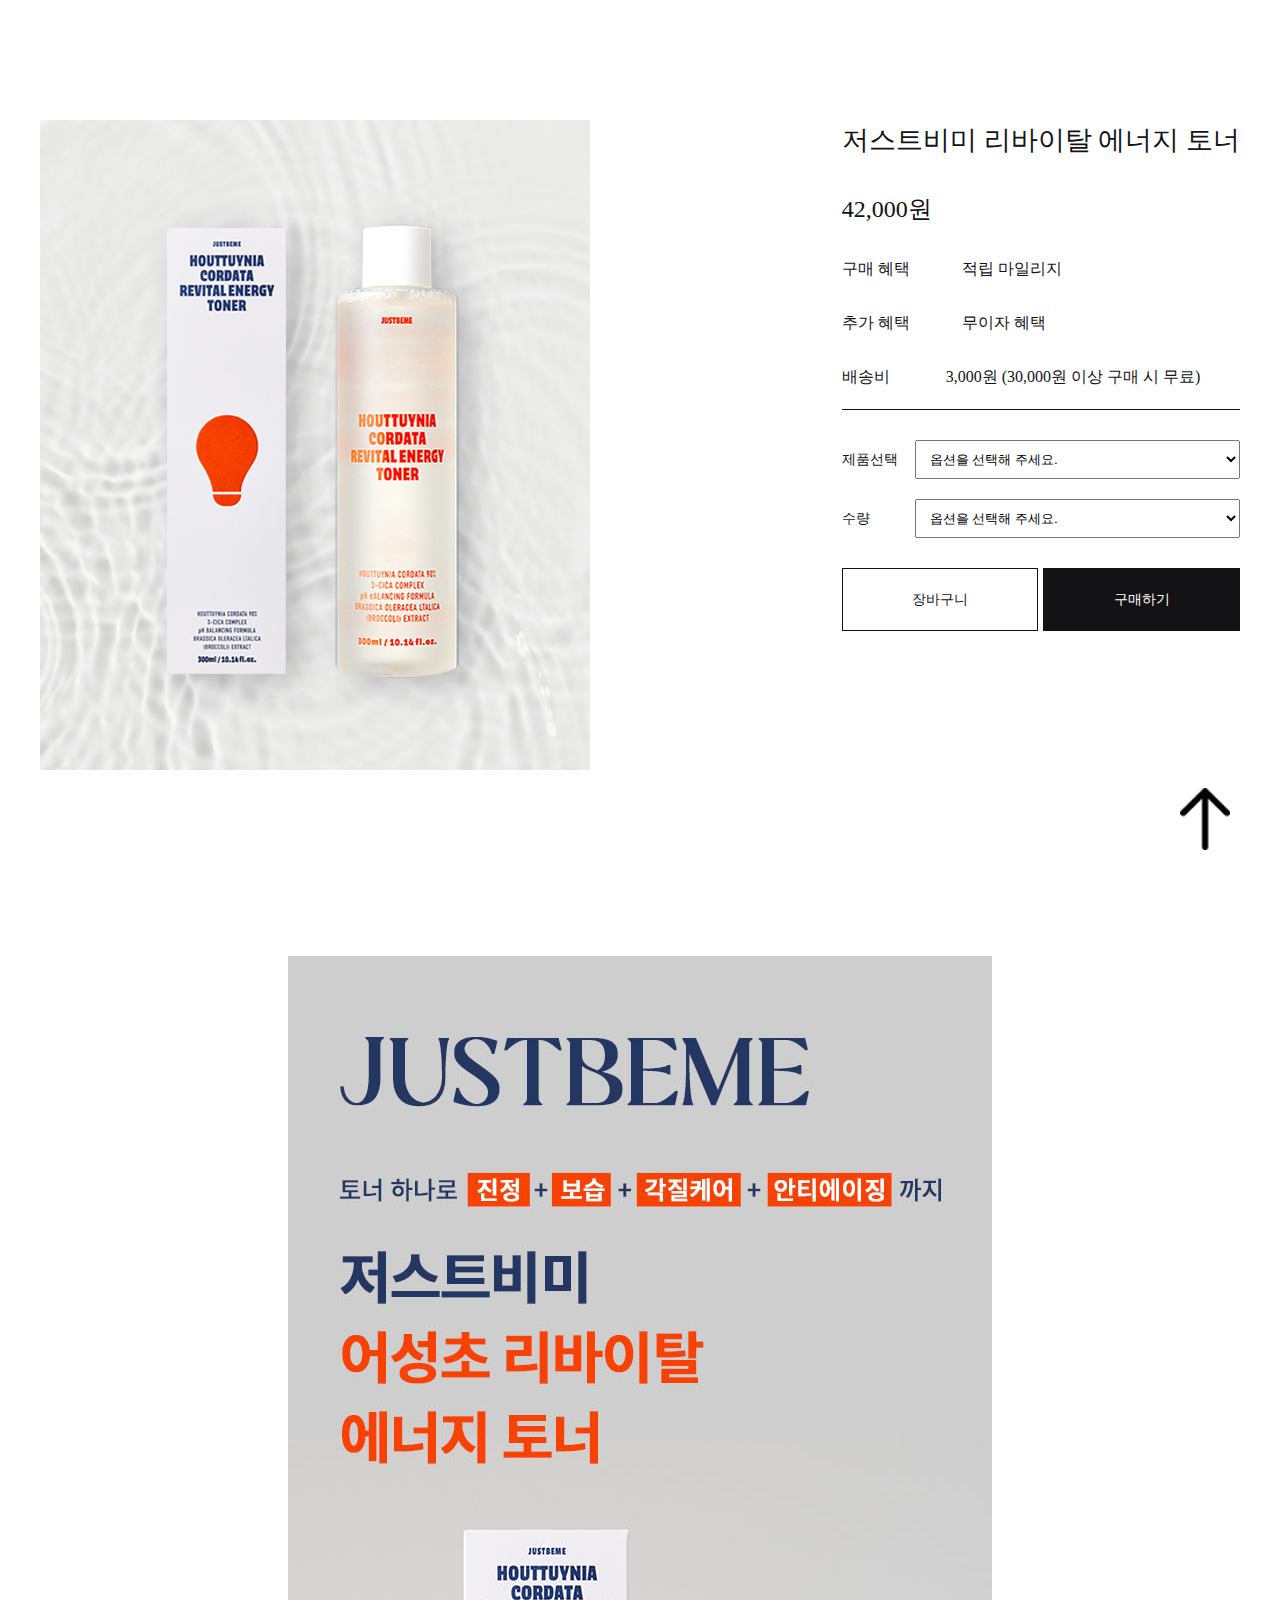
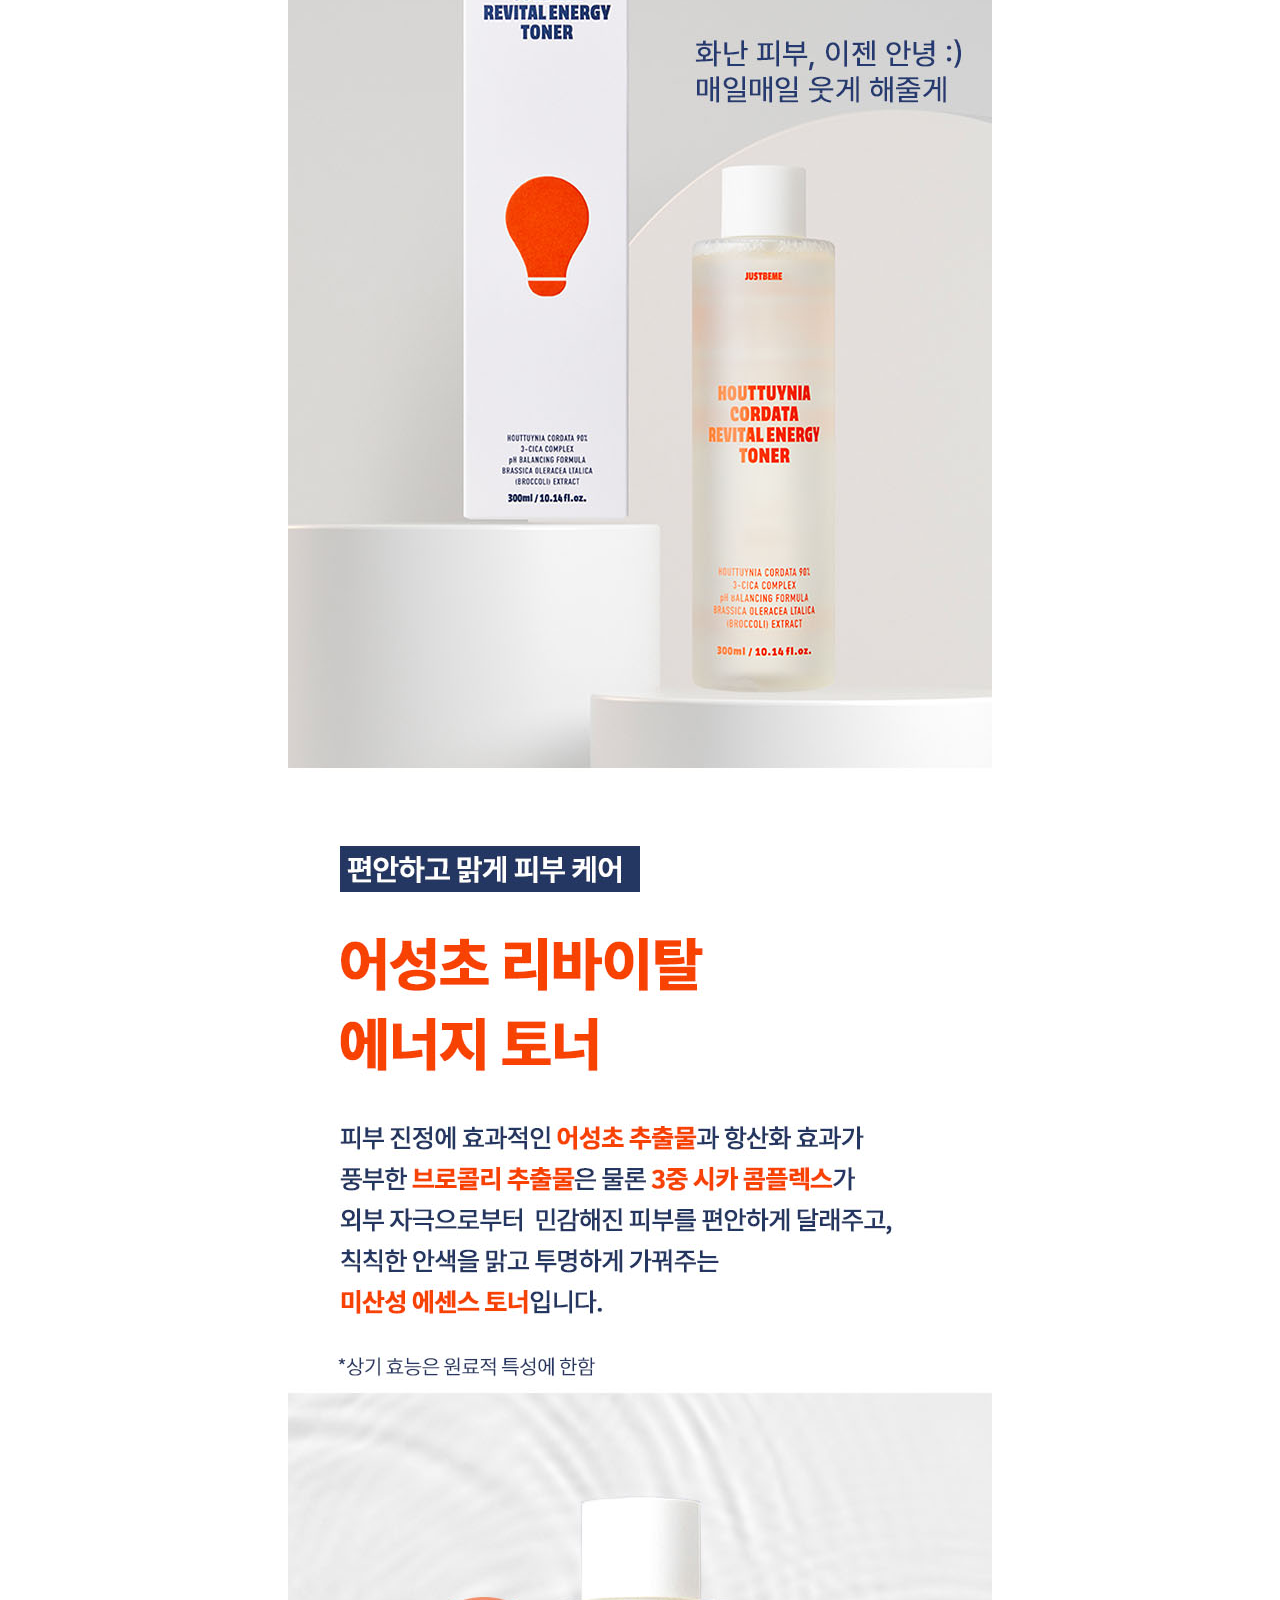
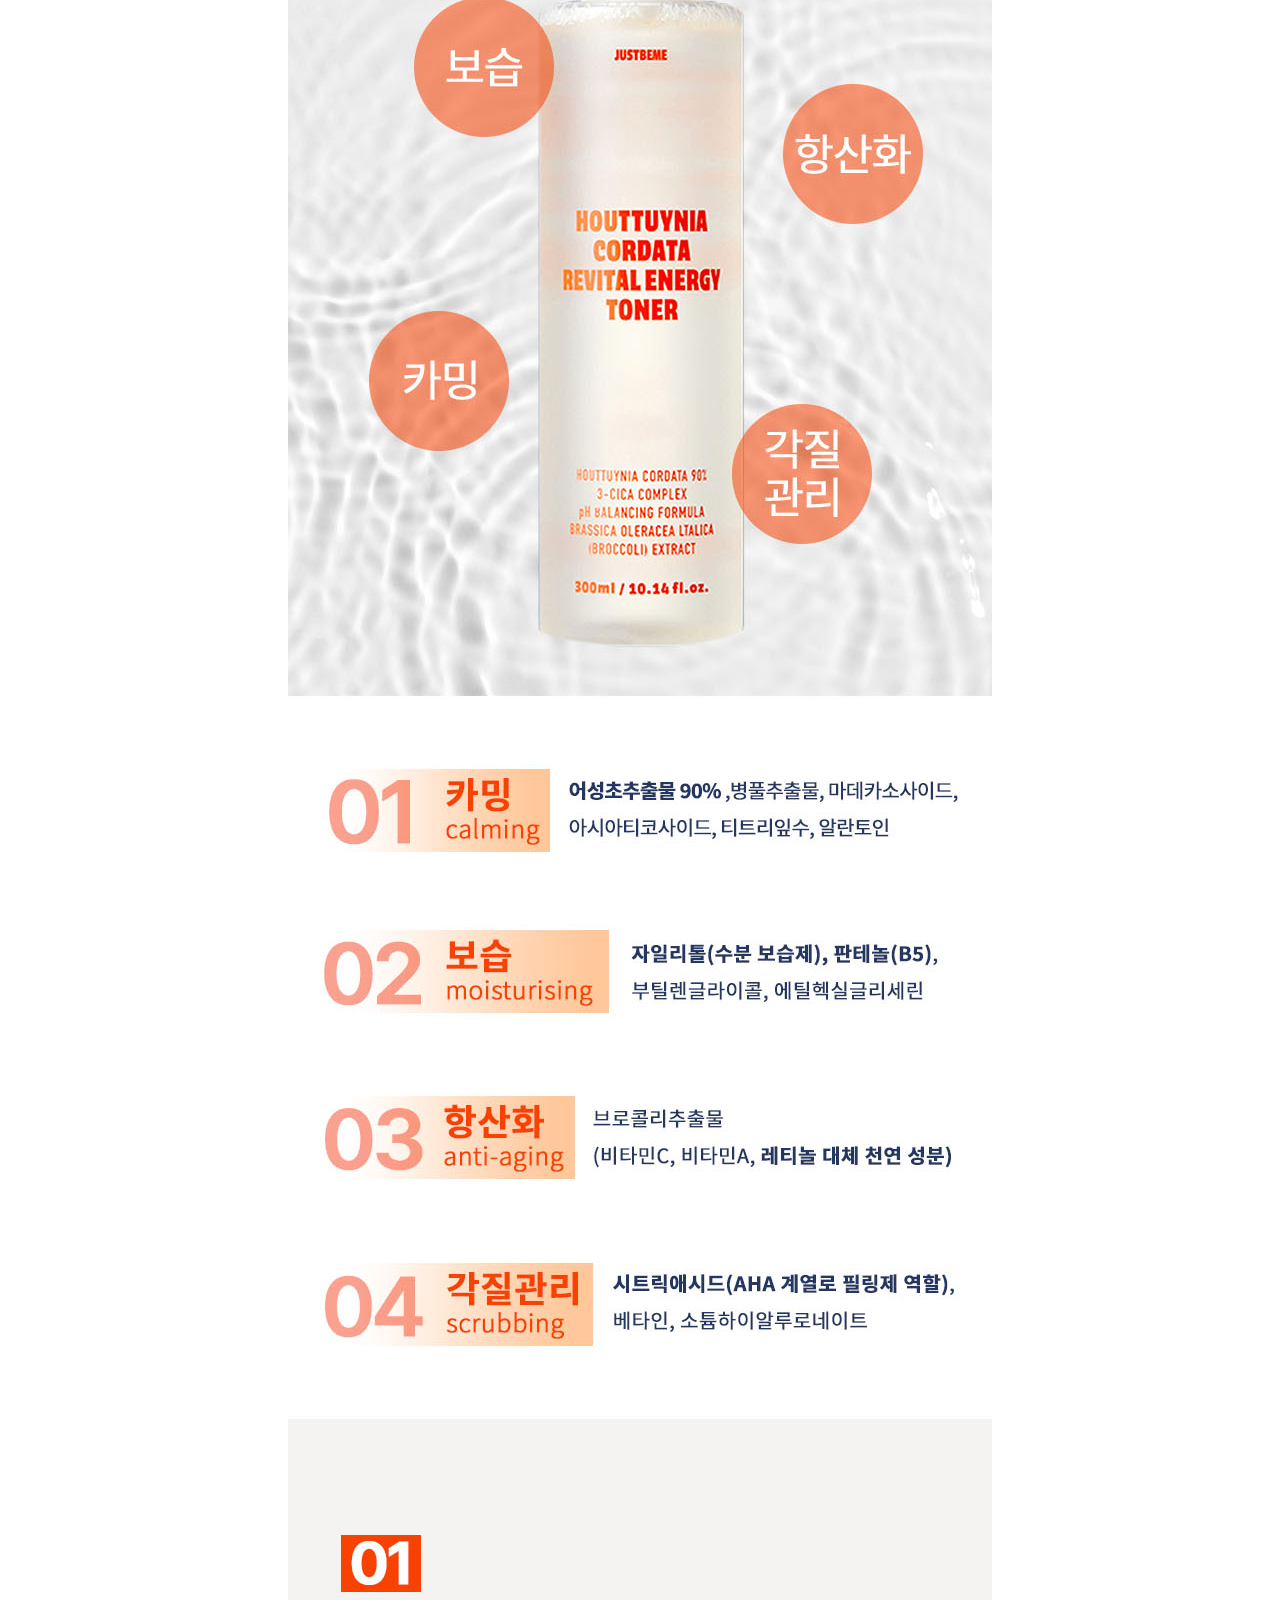
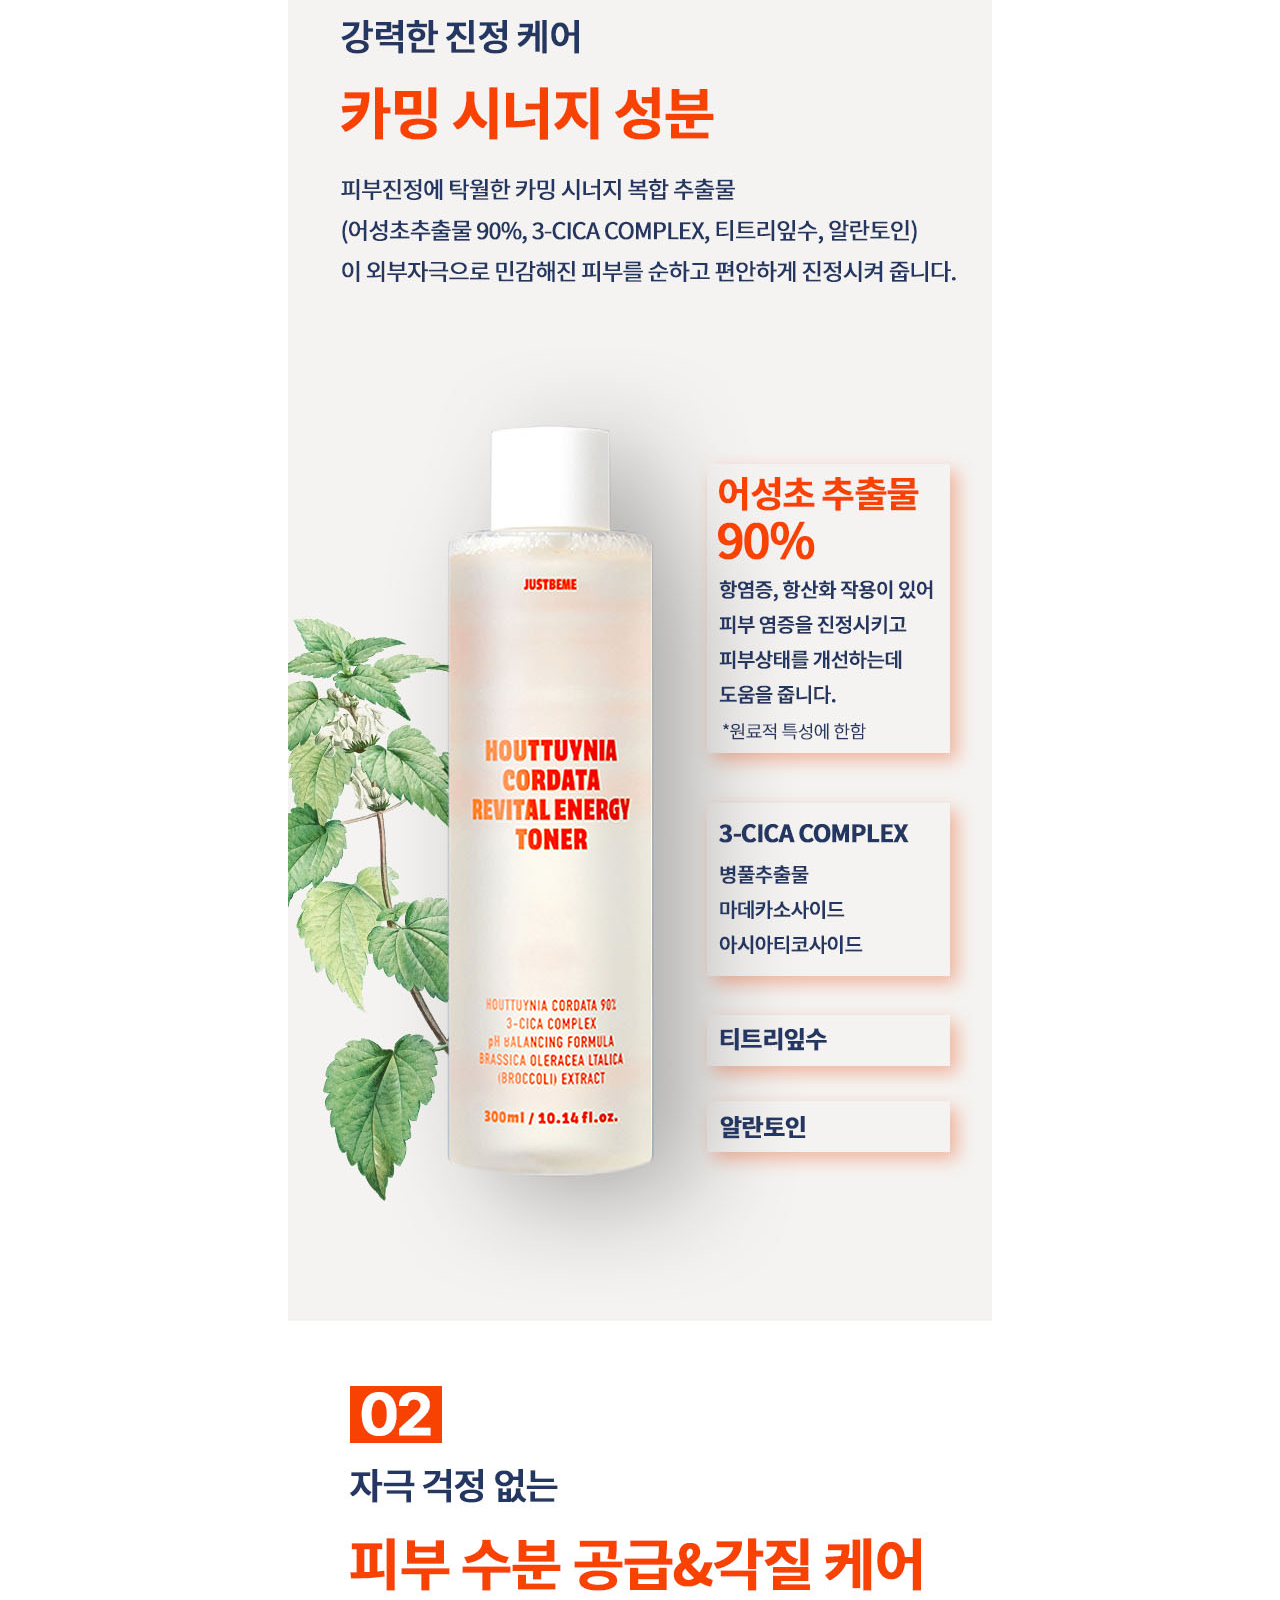
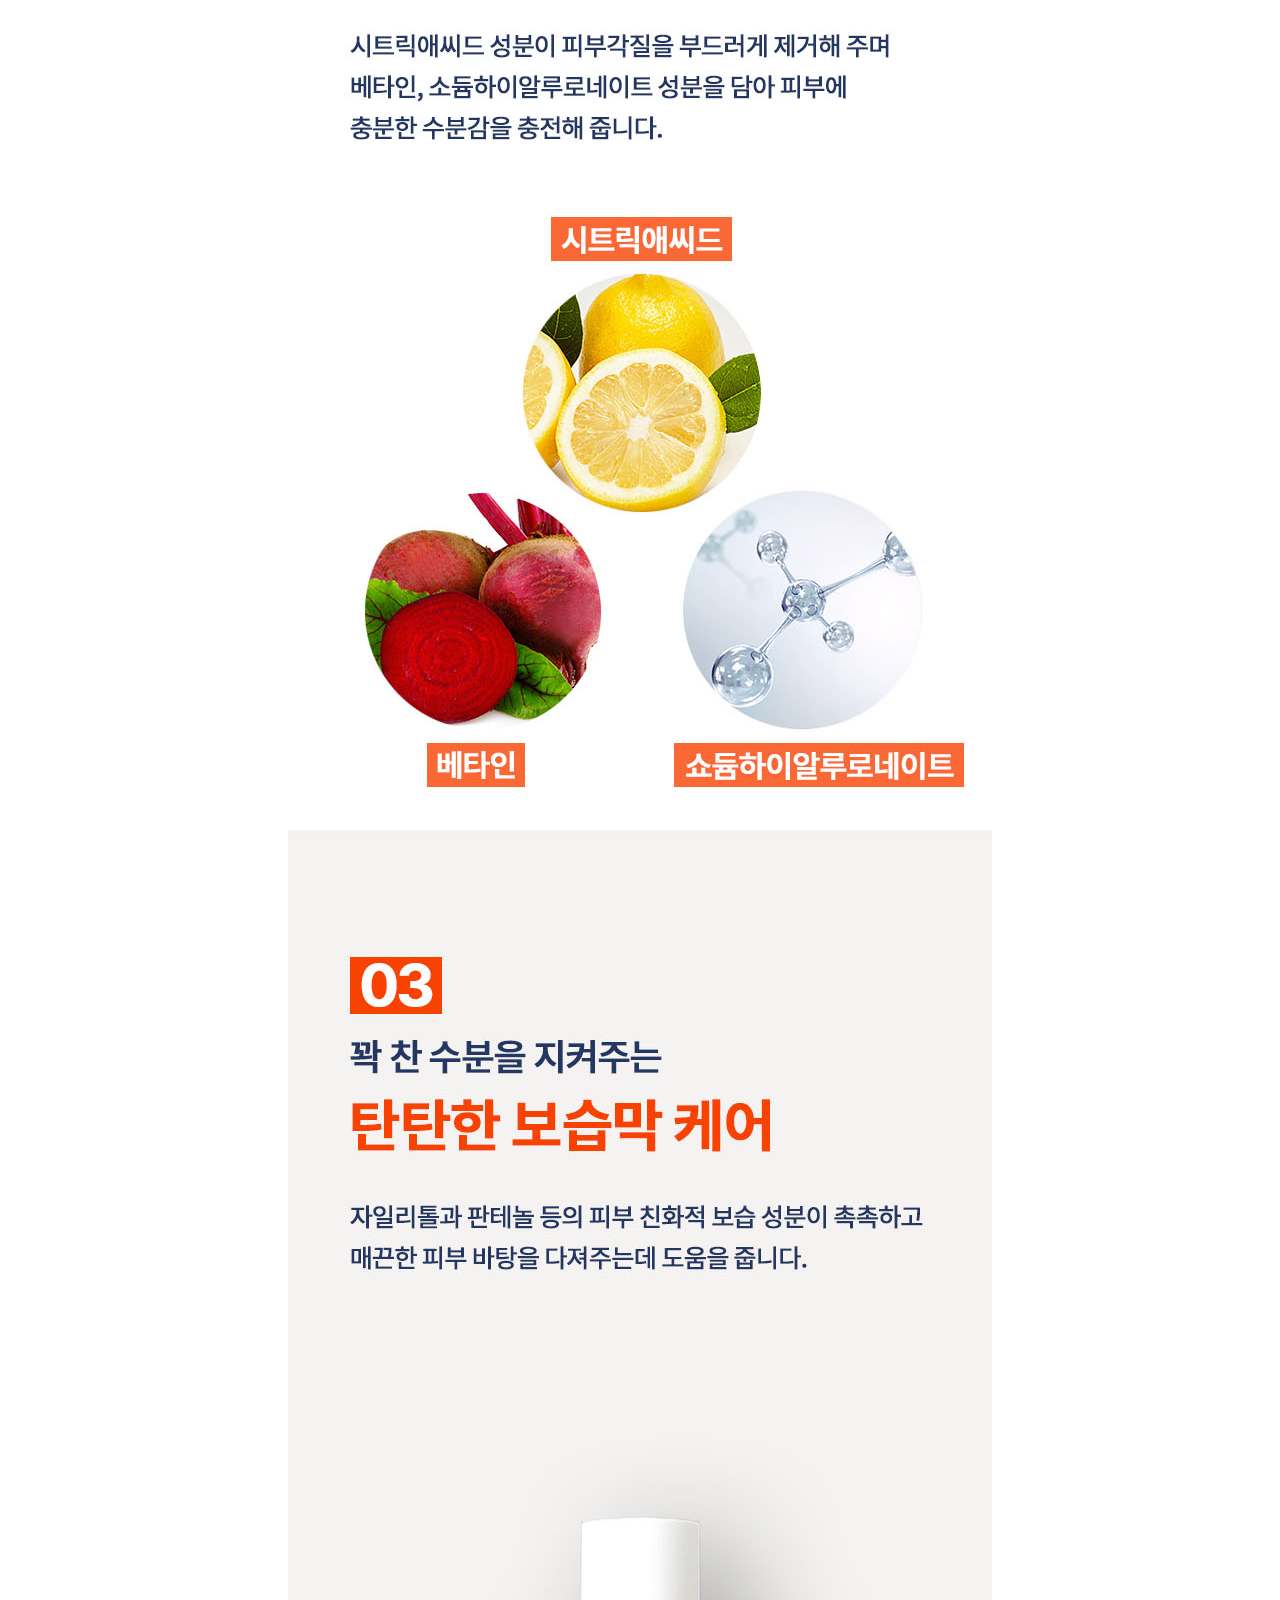
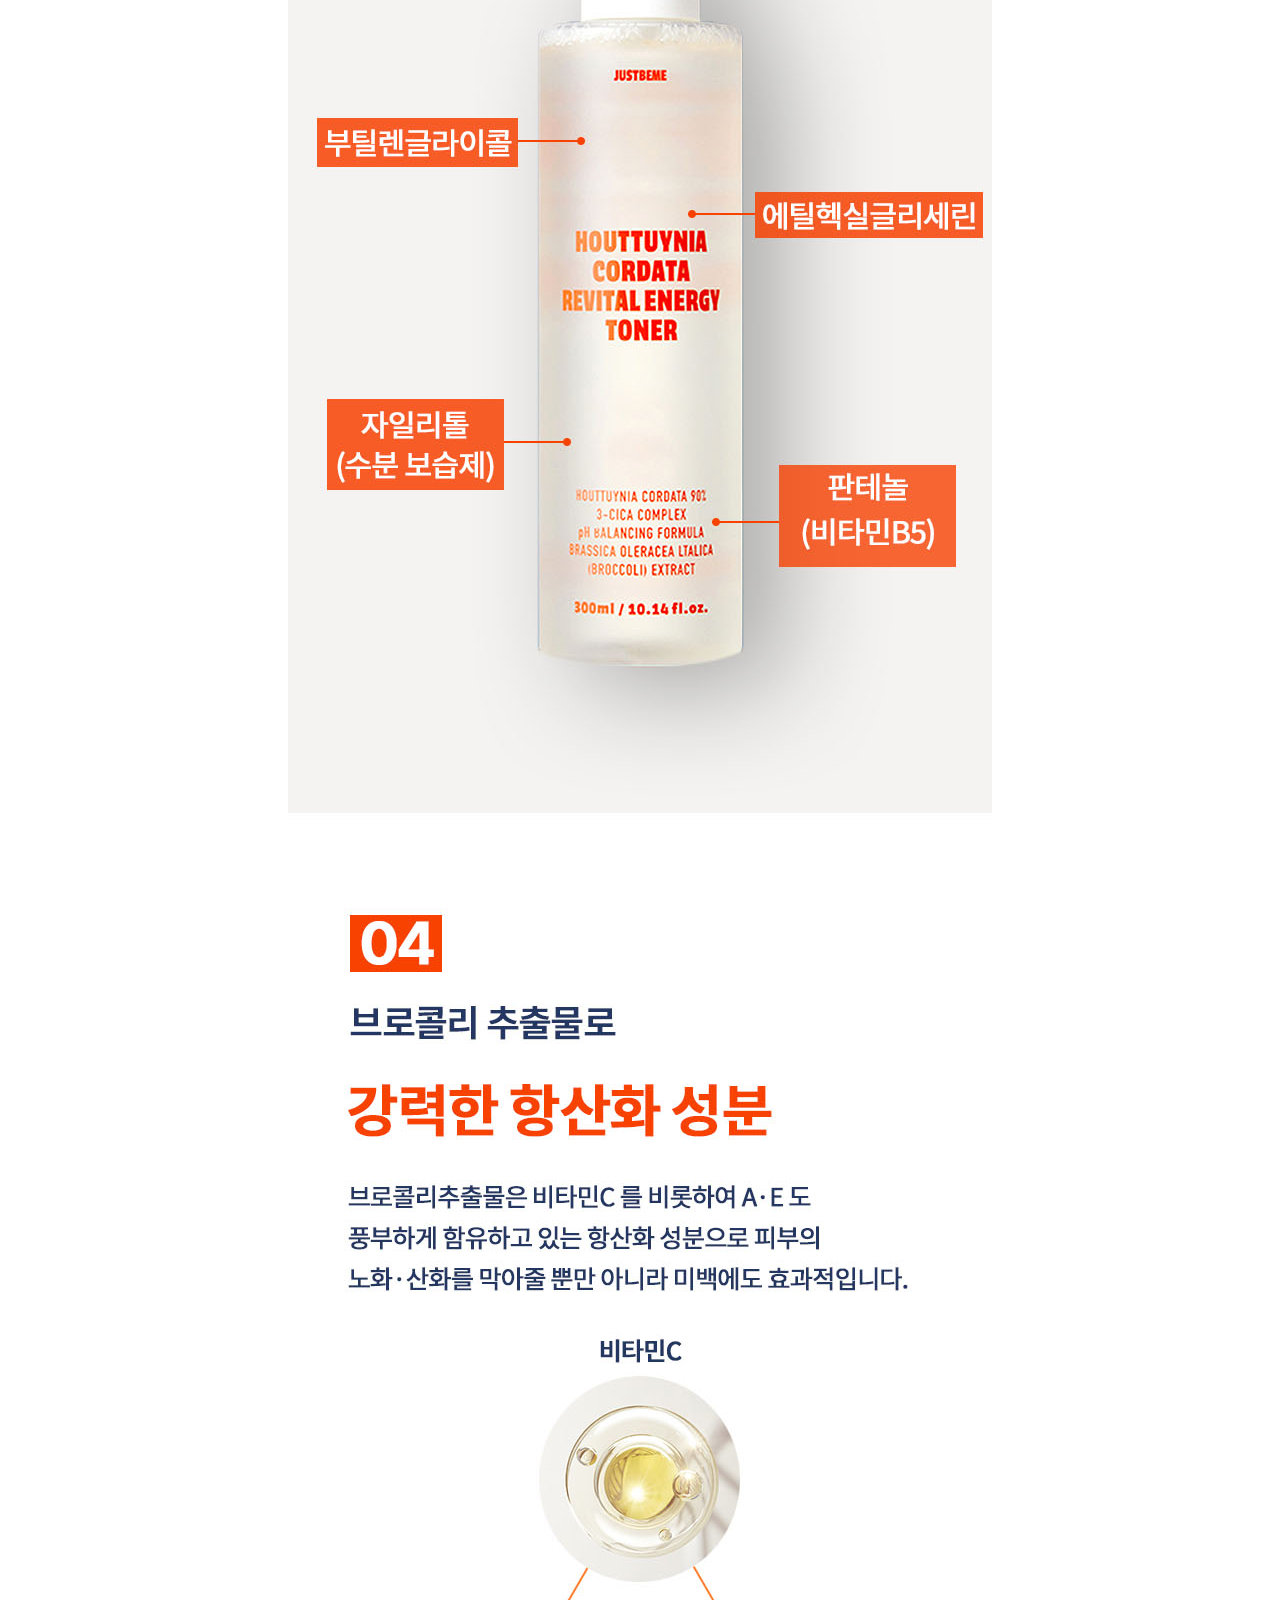
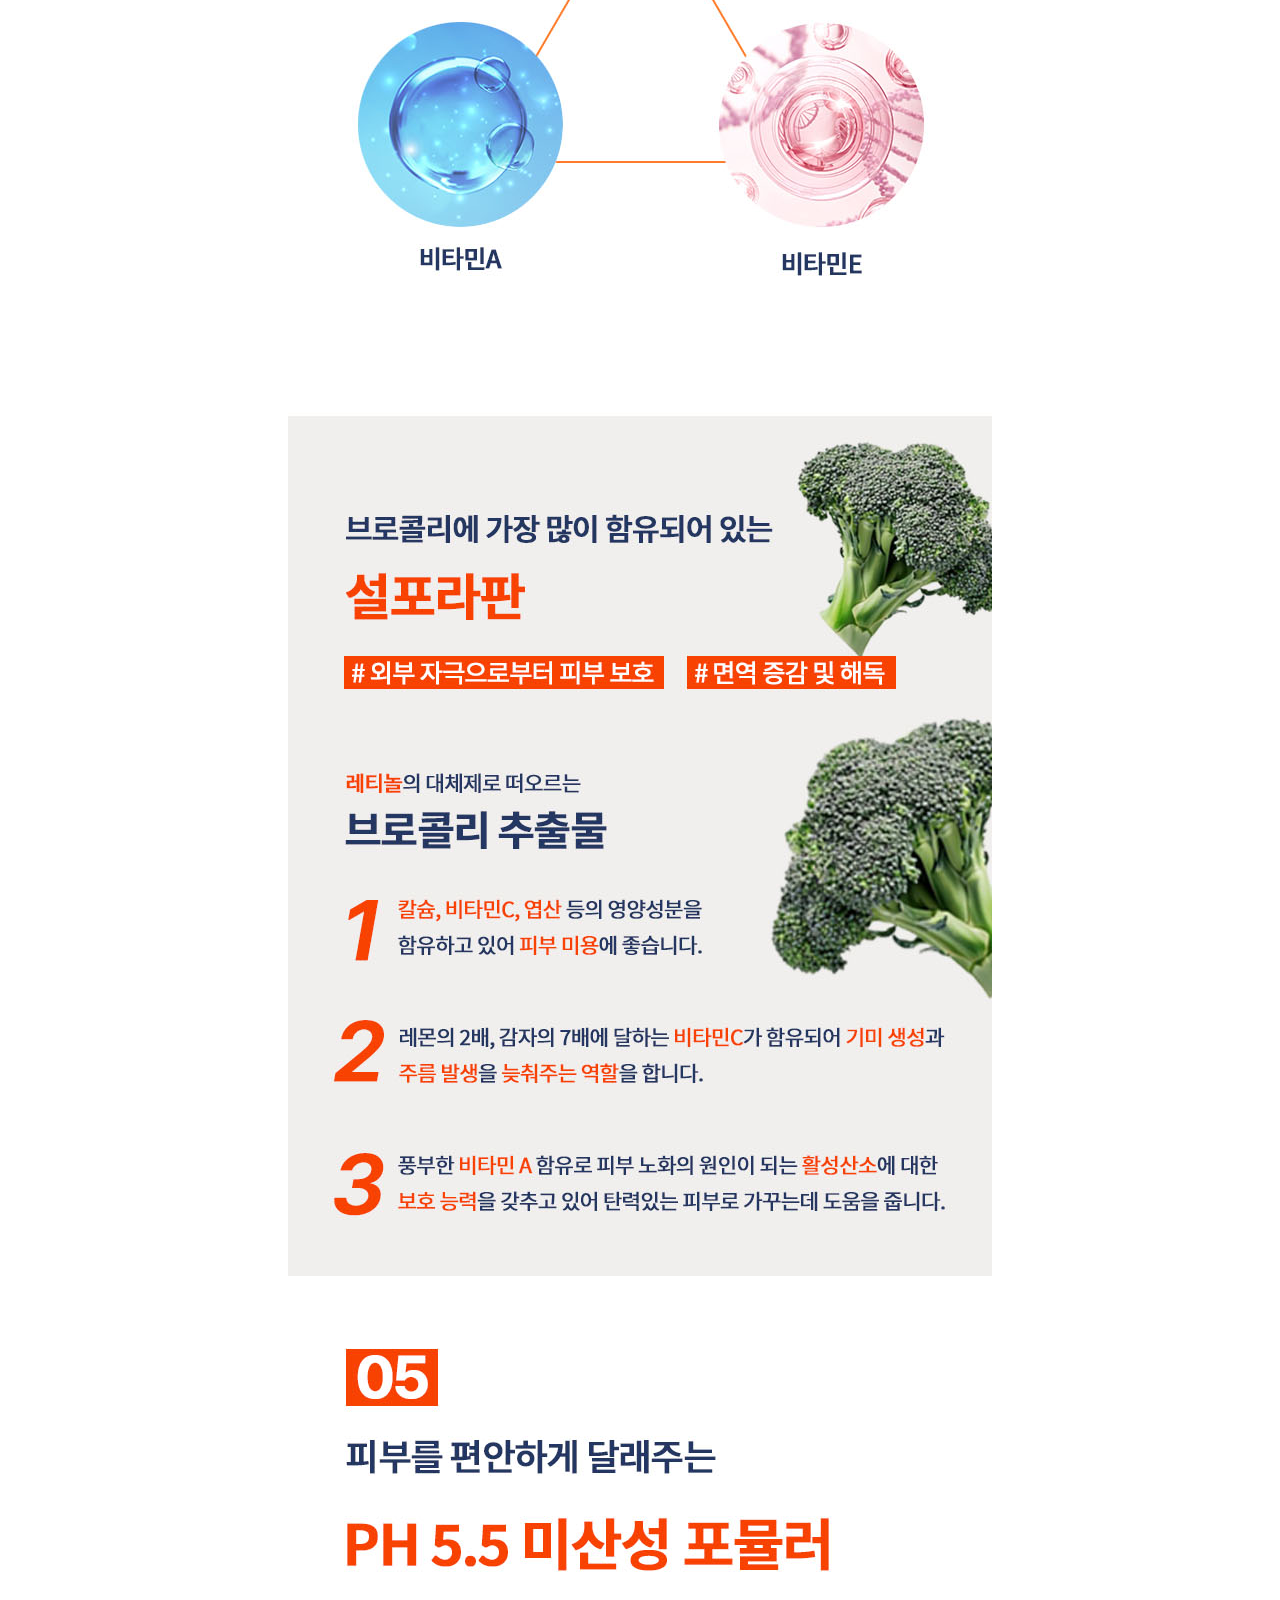
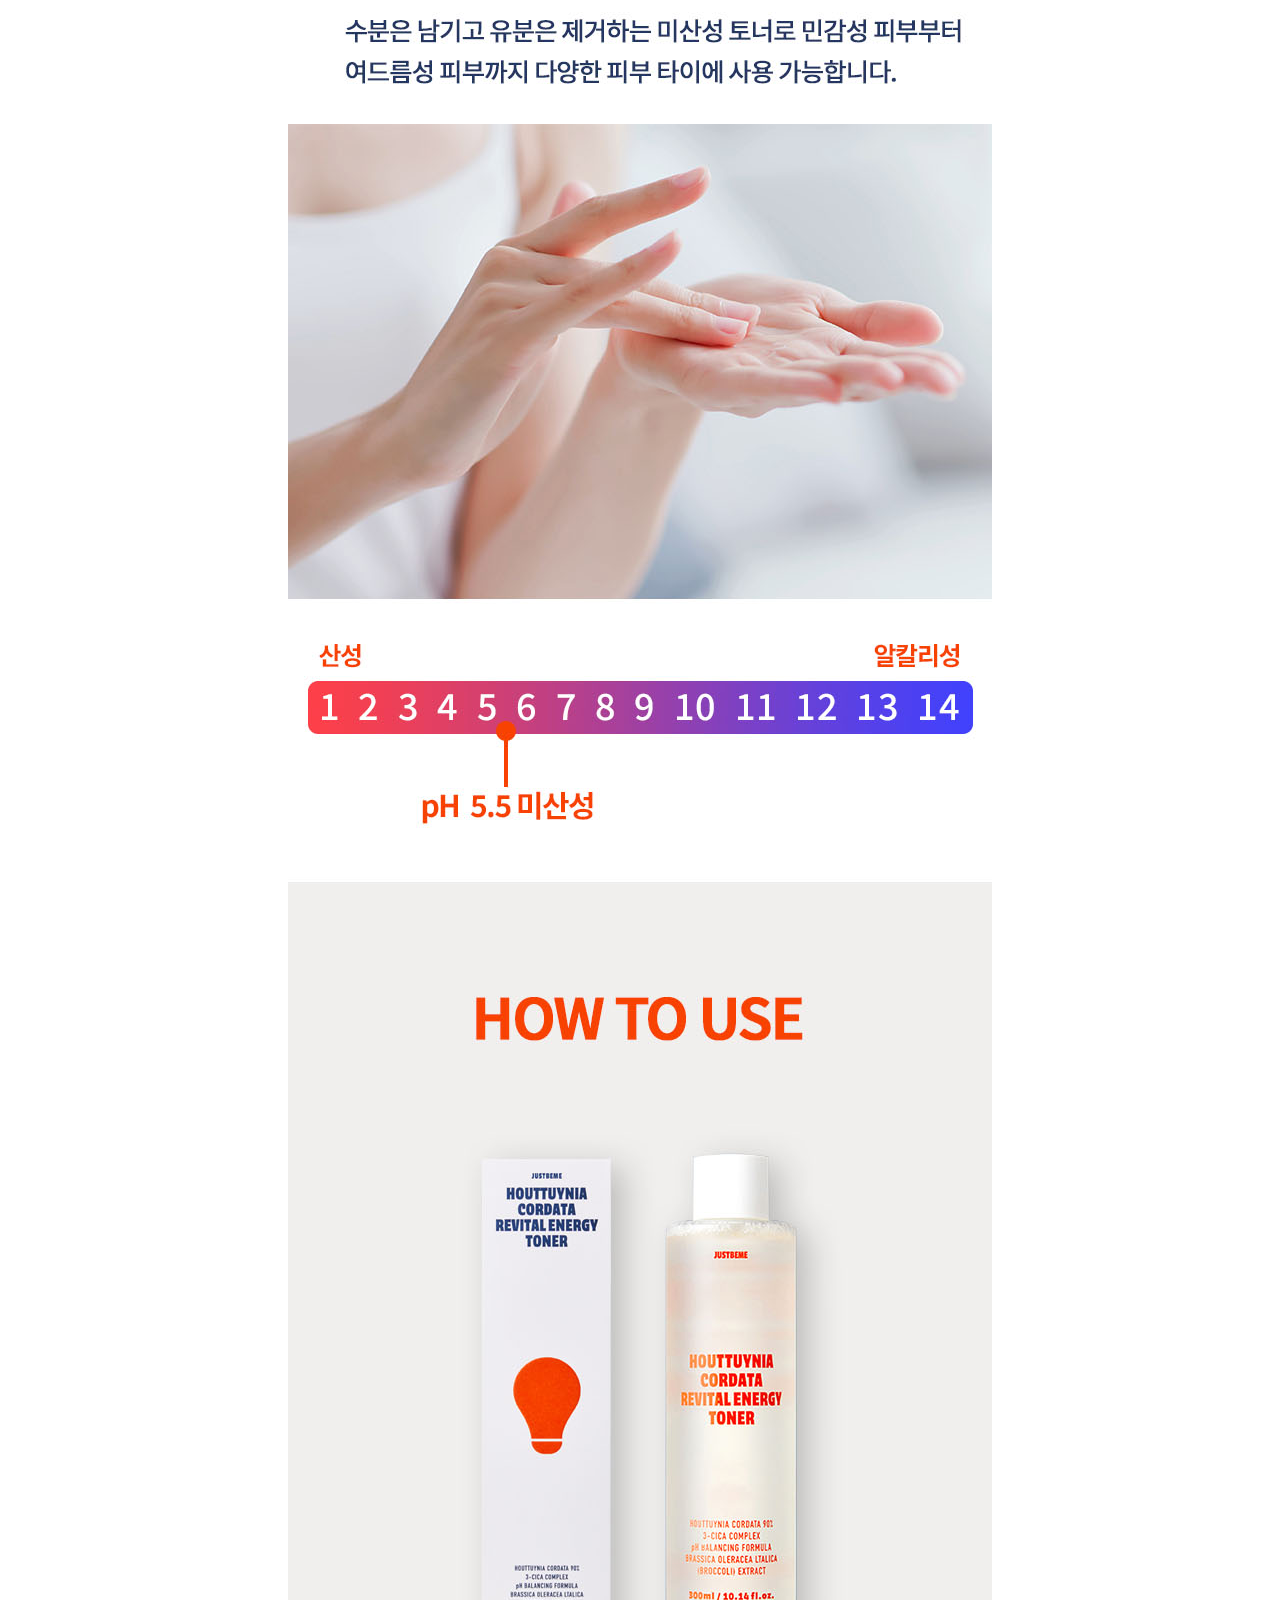
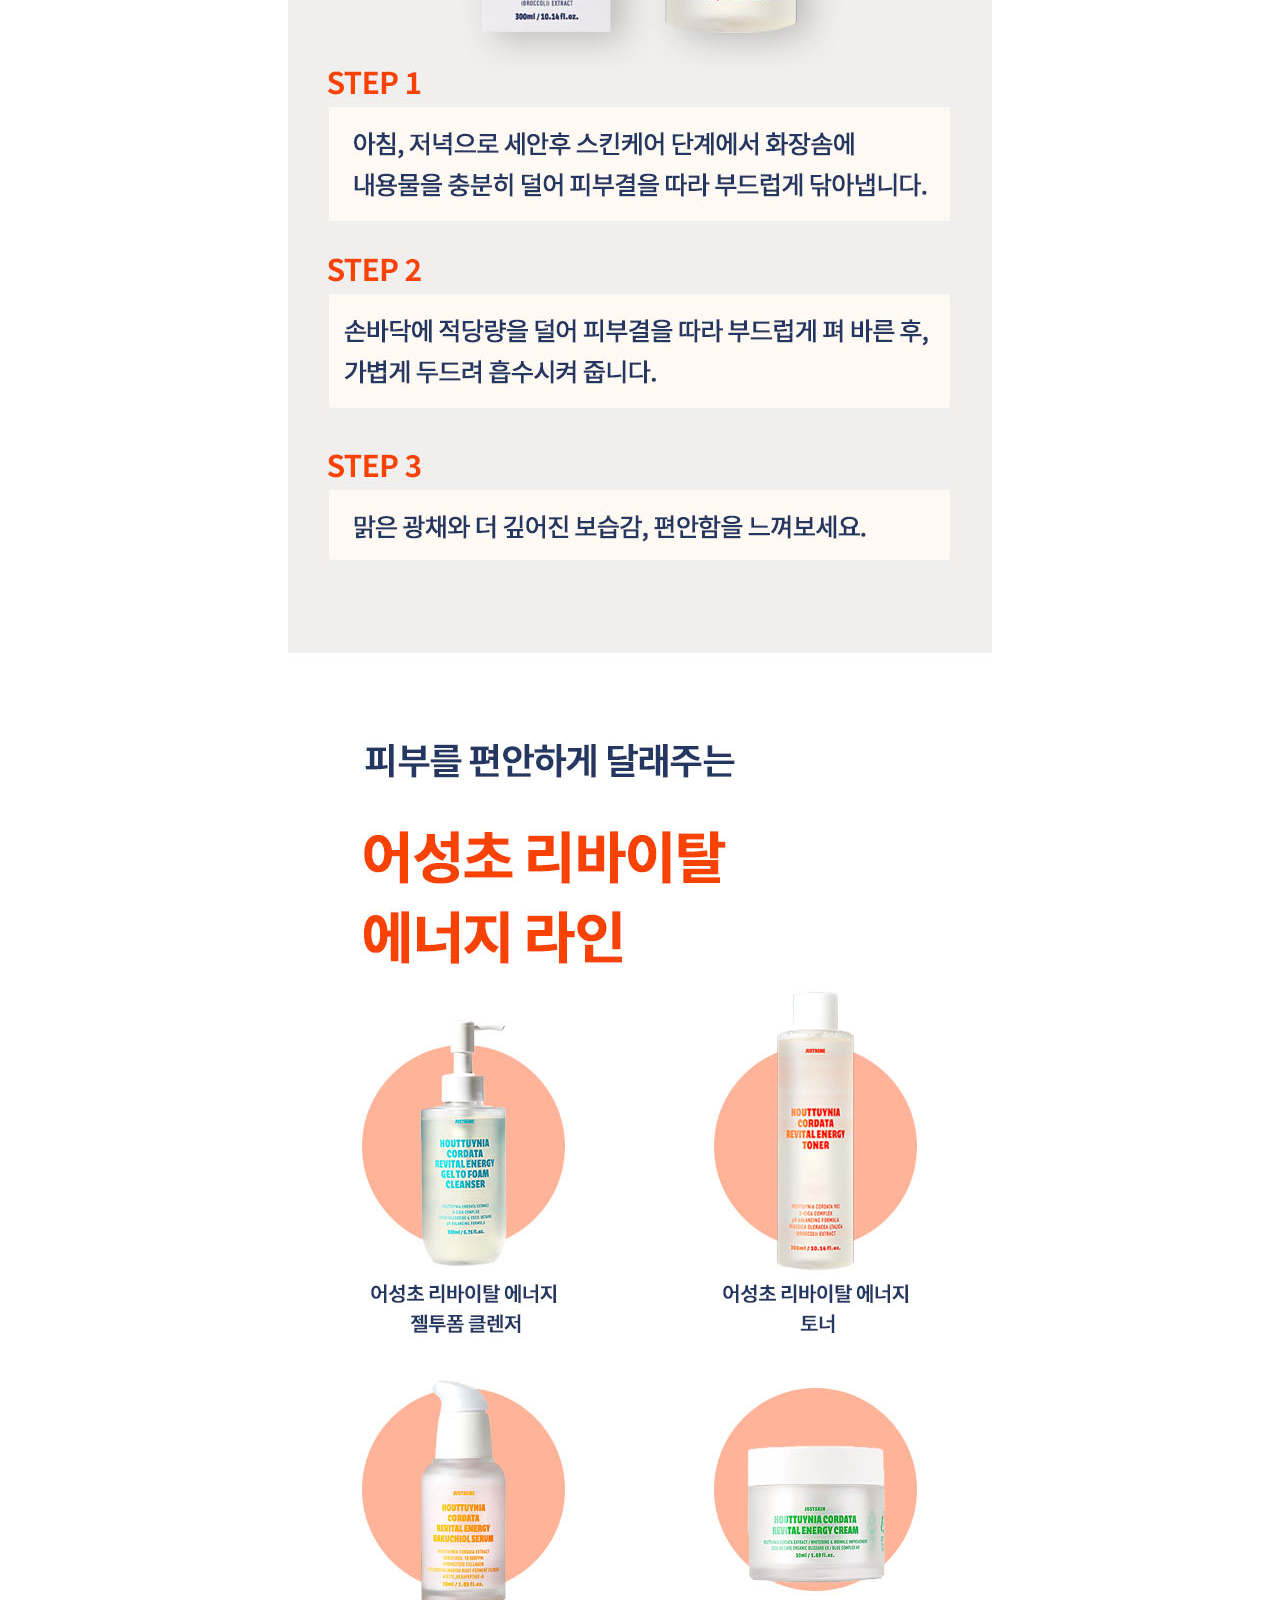
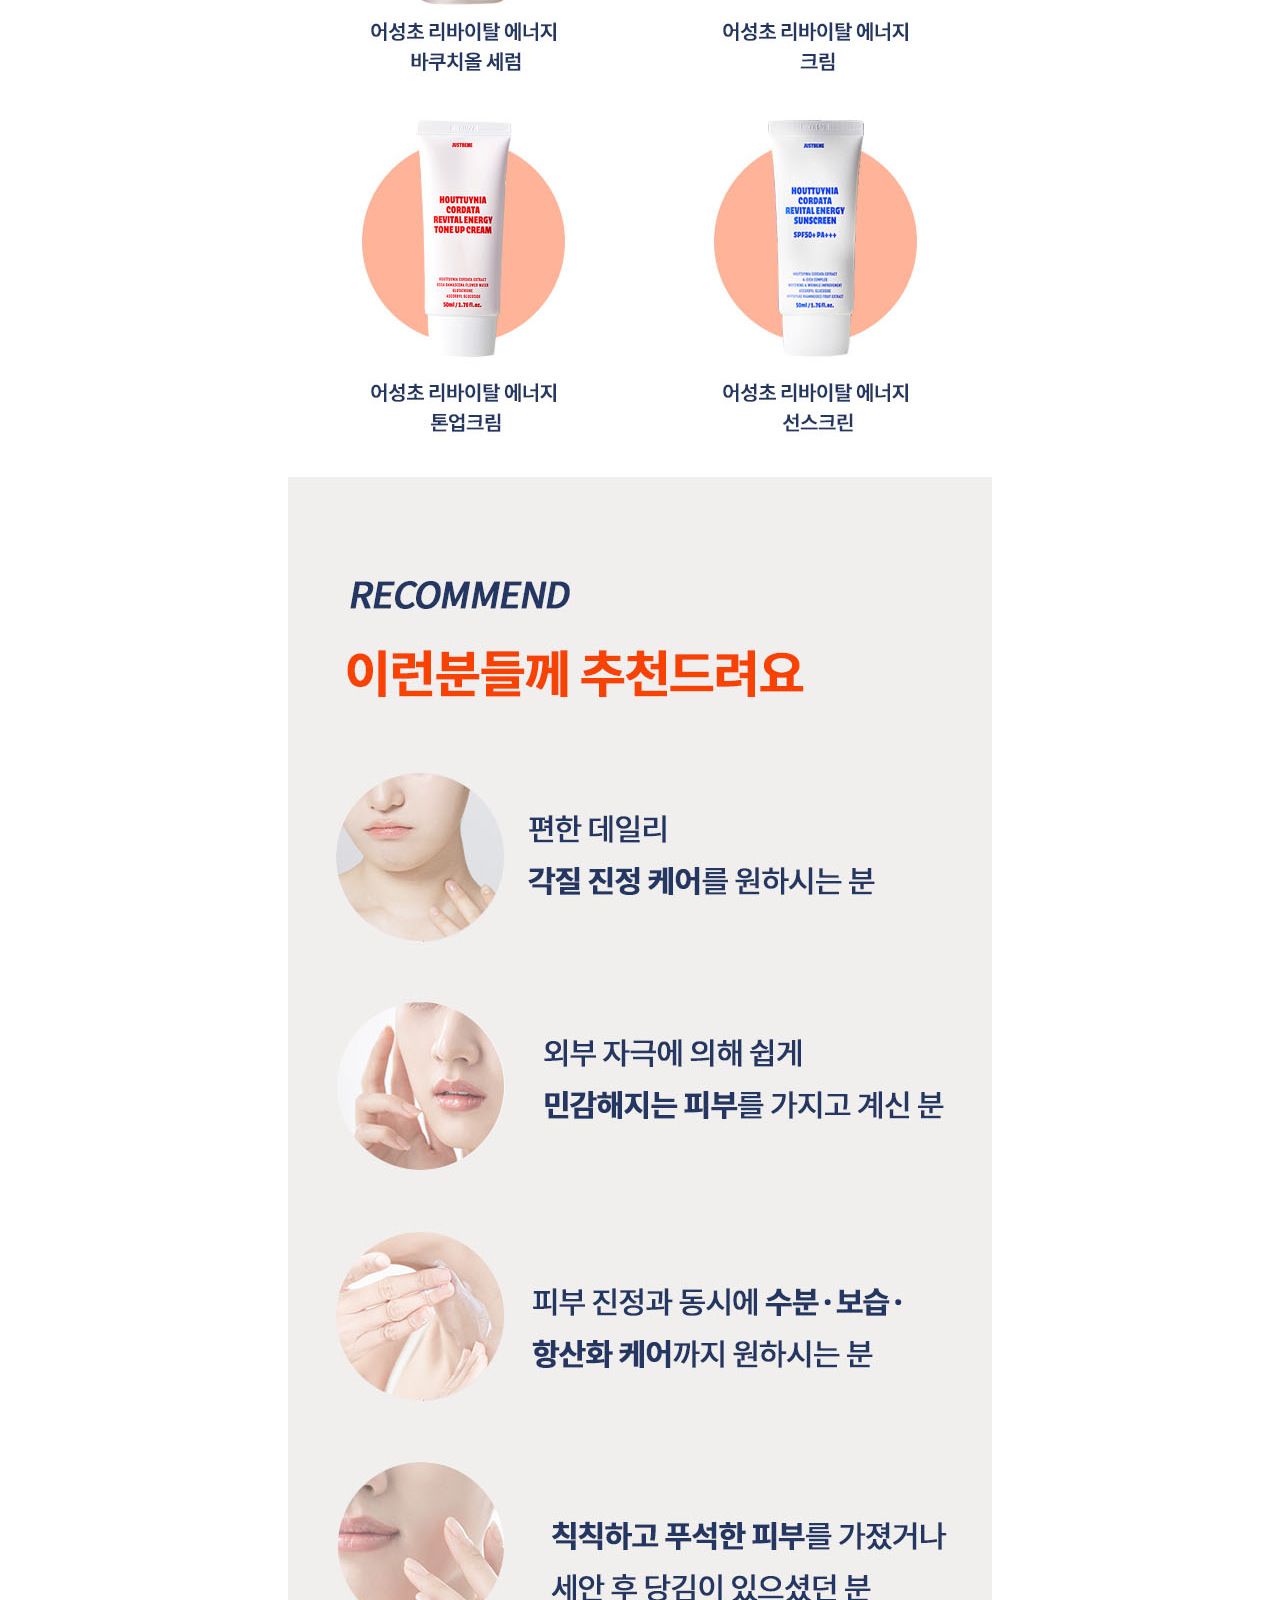
<file: detail01/detail_02.html>
<!DOCTYPE html>
<html lang="ko">

<head>
    <meta charset="UTF-8">
    <meta name="viewport" content="width=1400">
    <title>저스트비미 리바이탈 에너지 토너</title>
    <link rel="icon" href="./images/favicon.png" type="image/png">

    <link rel="stylesheet" href="./detail_01.css">
</head>

<body>
    <header>
        <a href="#">
            <!-- <img src="./images/logo.png" alt="로고" class="logo"> -->
        </a>
    </header>

    <!-- 상품 주문창 -->
    <div id="product">
        <div class="img">
            <img src="./images/skin_produ.jpg" alt="product">
        </div>
        <div class="right">
            <div class="border">
<!-- https://justbeme.co.kr/product/%EC%96%B4%EC%84%B1%EC%B4%88-%EB%A6%AC%EB%B0%94%EC%9D%B4%ED%83%88-%EC%97%90%EB%84%88%EC%A7%80-%ED%86%A0%EB%84%88-300ml/20/category/29/display/1/     주소 참고해서 내용쓰기-->

                <h1>저스트비미 리바이탈 에너지 토너</h1>
                <h2>42,000원</h2>
            
                <h3>구매 혜택&emsp;&emsp;&emsp; 적립 마일리지 </h3>

                <h3>추가 혜택&emsp;&emsp;&emsp; 무이자 혜택</h3>
                
                <h3>배송비 &emsp;&emsp;&emsp; 3,000원 (30,000원 이상 구매 시 무료)</h3>
                <!-- <dl>
                    <dt>Note</dt>
                    <dd>- White rose</dd>
                    <dd>- Jasmine</dd>
                    <dd>- Musk</dd>
                </dl>
                <h3>Cedarwood 305</h3>
                <dl>
                    <dt>Note</dt>
                    <dd>- Eucalyptus</dd>
                    <dd>- Lavender</dd>
                    <dd>- Cedarwood</dd>
                </dl> -->

            </div>
            <table class="selectbox">
                <tr>
                    <th>제품선택</th>
                    <td>
                        <select name="option">
                            <option value="*">옵션을 선택해 주세요.</option>
                            <option value="103">어성초 리바이탈 에너지 토너 300ml</option>
                           
                        </select>
                    </td>
                </tr>
                <tr>
                    <th>수량</th>
                    <td>
                        <select name="number">
                            <option value="*">옵션을 선택해 주세요.</option>
                            <option value="1">1</option>
                            <option value="2">2</option>
                            <option value="3">3</option>
                            <option value="4">4</option>
                            <option value="5">5</option>
                        </select>
                    </td>
                </tr>
            </table>
            <ul class="order">
                <li><a href="#">장바구니</a></li>
                <li><a href="#">구매하기</a></li>
            </ul>
        </div>
    </div>

    <!-- 상세페이지 -->
    <div class="detail2_size">
        <img src="./images/skin_0410.jpg" alt="page1">
    </div>

    <!-- 제품 정보 -->
    <div class="info">
        <h1>반품 / 교환 정보</h1>

        <h2>상품 결제 정보</h2>
        <p>고액결제의 경우 안전을 위해 카드사에서 확인전화를 드릴 수도 있습니다. 확인과정에서 도난 카드의 사용이나 타인 명의의 주문등 정상적인 주문이 아니라고 판단될 경우 임의로 주문을 보류 또는 취소할 수 있습니다.  
<br>
<br>
            무통장 입금은 상품 구매 대금은 PC뱅킹, 인터넷뱅킹, 텔레뱅킹 혹은 가까운 은행에서 직접 입금하시면 됩니다.  
            주문시 입력한 입금자명과 실제입금자의 성명이 반드시 일치하여야 하며, 7일 이내로 입금을 하셔야 하며 입금되지 않은 주문은 자동취소 됩니다.</p>

        <h2>배송 안내</h2>
        <p>배송 방법 : 택배 <br>
            배송 지역 : 전국지역 <br>
            배송 비용 : 3,000원 <br>
            배송 기간 : 3일 ~ 7일<br>
            배송 안내 : 산간벽지나 도서지방은 별도의추가금액을 지불하셔야 하는 경우가 있습니다.<br>
            고객님께서 주문하신 상품은 입금 확인후 배송해 드립니다. 다만, 상품종류에 따라서 상품의 배송이 다소 지연될 수 있습니다.</p>
      

        <h2>사용 방법</h2>
        <p>교환 및 반품 주소 <br>

            -서울특별시 마곡서로 152, 두산더랜드타워 A동 715호 (주)메디앤리서치
            <br>
            <br>
            교환 및 반품
            <br>
            - 제품에 하자가 있는 경우 상품을 공급 받으신 날부터 7일 이내 가능합니다. (단순 변심은 2주이내 가능)<br>
            - 상품 불량 및 오배송 등의 이유로 반품 하실 경우 반품 배송 비는 무료입니다.<br>
            - 단순 변심 및 고객님의 사정으로 교환 / 반품 하실 경우 왕복 배송 비 5,000원은 고객님 부담입니다.<br>
             &ensp;(도서 산간 지역의 경우에는 별도의 배송비가 추가됩니다.)
             <br>
             <br>
            교환 및 환불 절차
            - 주스 고객센터나 1:1문의 게시판을 통해 접수해주시기 바랍니다. <br>
            - 당사로부터 전화 답신이나 게시판 답변을 확인(비용, 주소, 방법 및 절차 안내)<br>
            - 반품 접수 후 영업일 기준 1~3일 이내에 지정 택배 기사님이 방문하여 상품을 수거합니다.
            <br>
            <br>
            교환 및 반품이 불가능한 경우<br>
            - 배송 일로부터 7일이 경과 된 경우<br>
            - 고객에게 책임이 있는 사유로 상품이 멸실 되거나 훼손된 경우<br>
            - 고객의 사용 또는 일부 소비로 상품 가치가 현저히 감소된 경우<br>
            - 시간이 지나 다시 판매하기 곤란할 정도로 상품 가치가 현저히 감소한 경우<br>
            - 복제가 가능한 상품의 포장을 훼손한 경우</p>
    </div>

    <!-- 푸터 -->
    <div class="footer">
        <!-- <img src="./images/logo.png" alt="로고"> -->
    </div>

    <!-- 탑버튼 -->
    <a href="#" class="top_btn">
        <img src="./images/top_btn.png" alt="탑 버튼">
    </a>

</body>

</html>
</file>
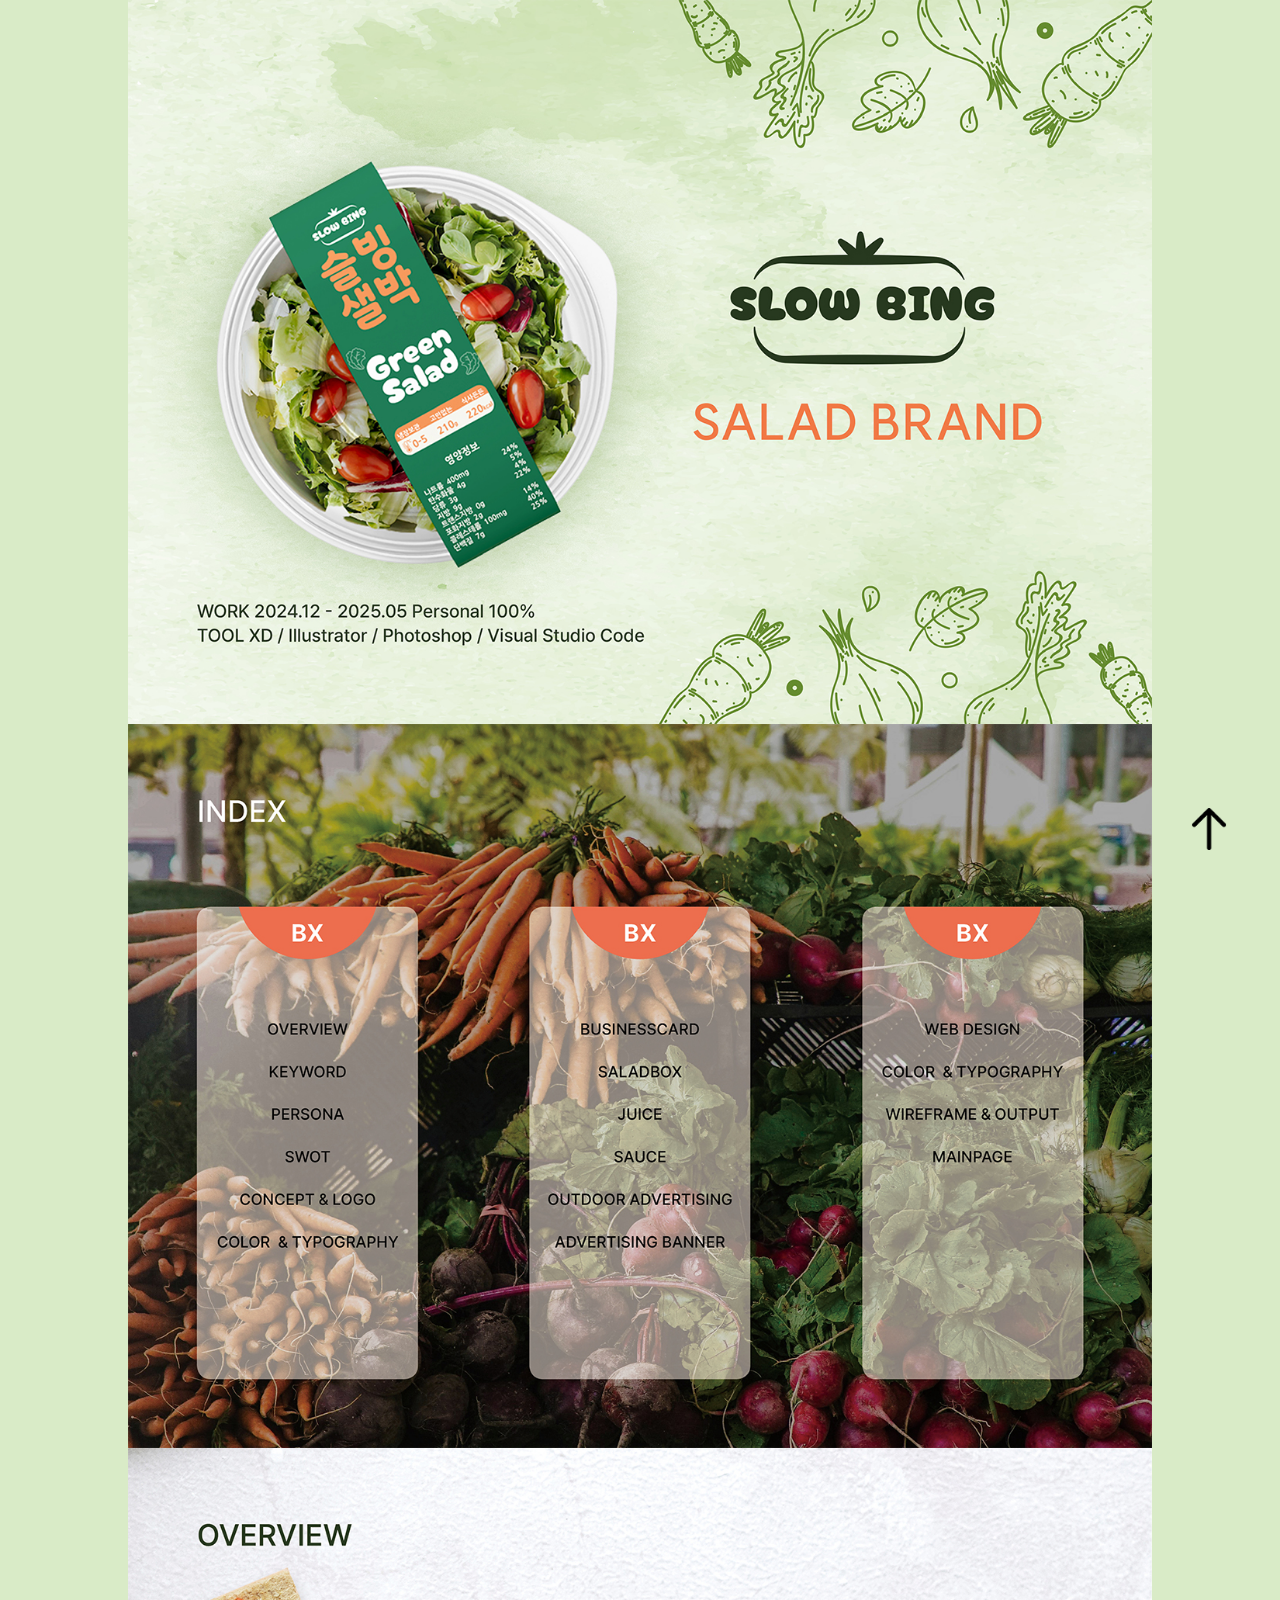
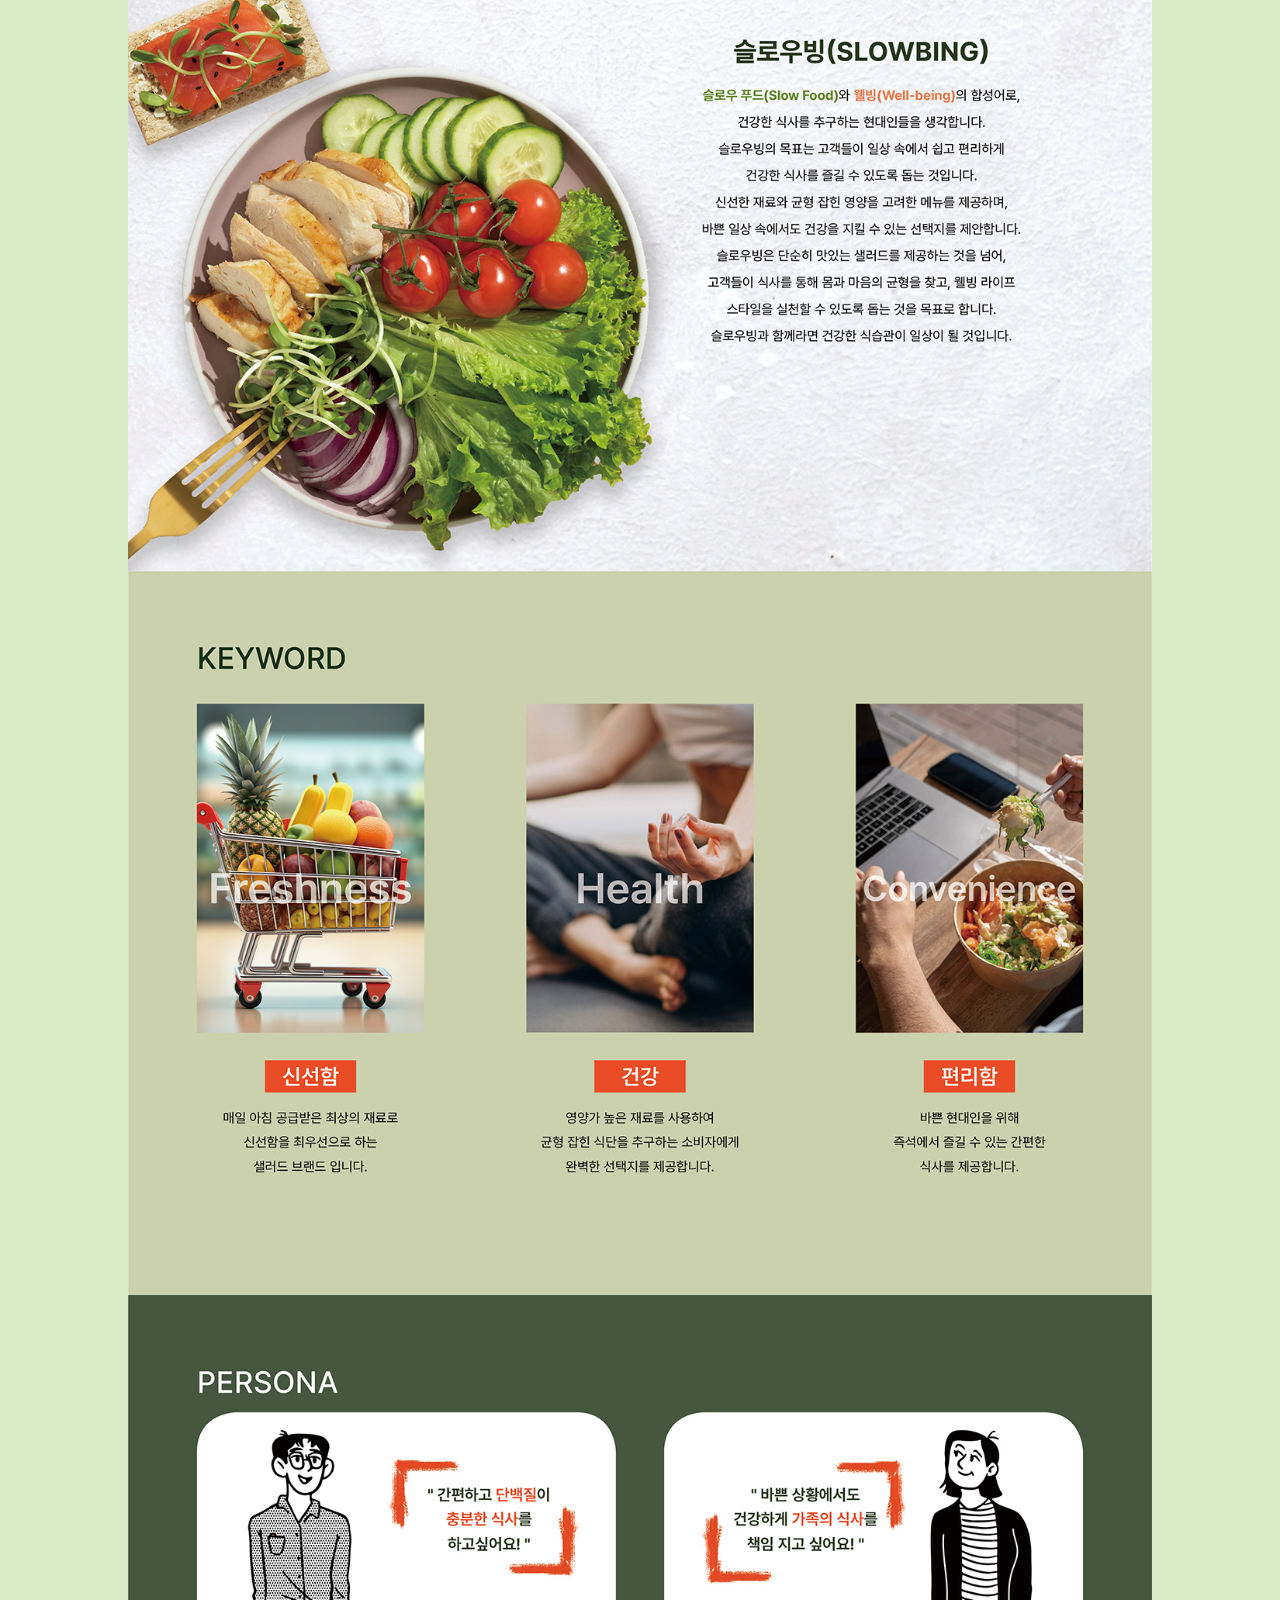
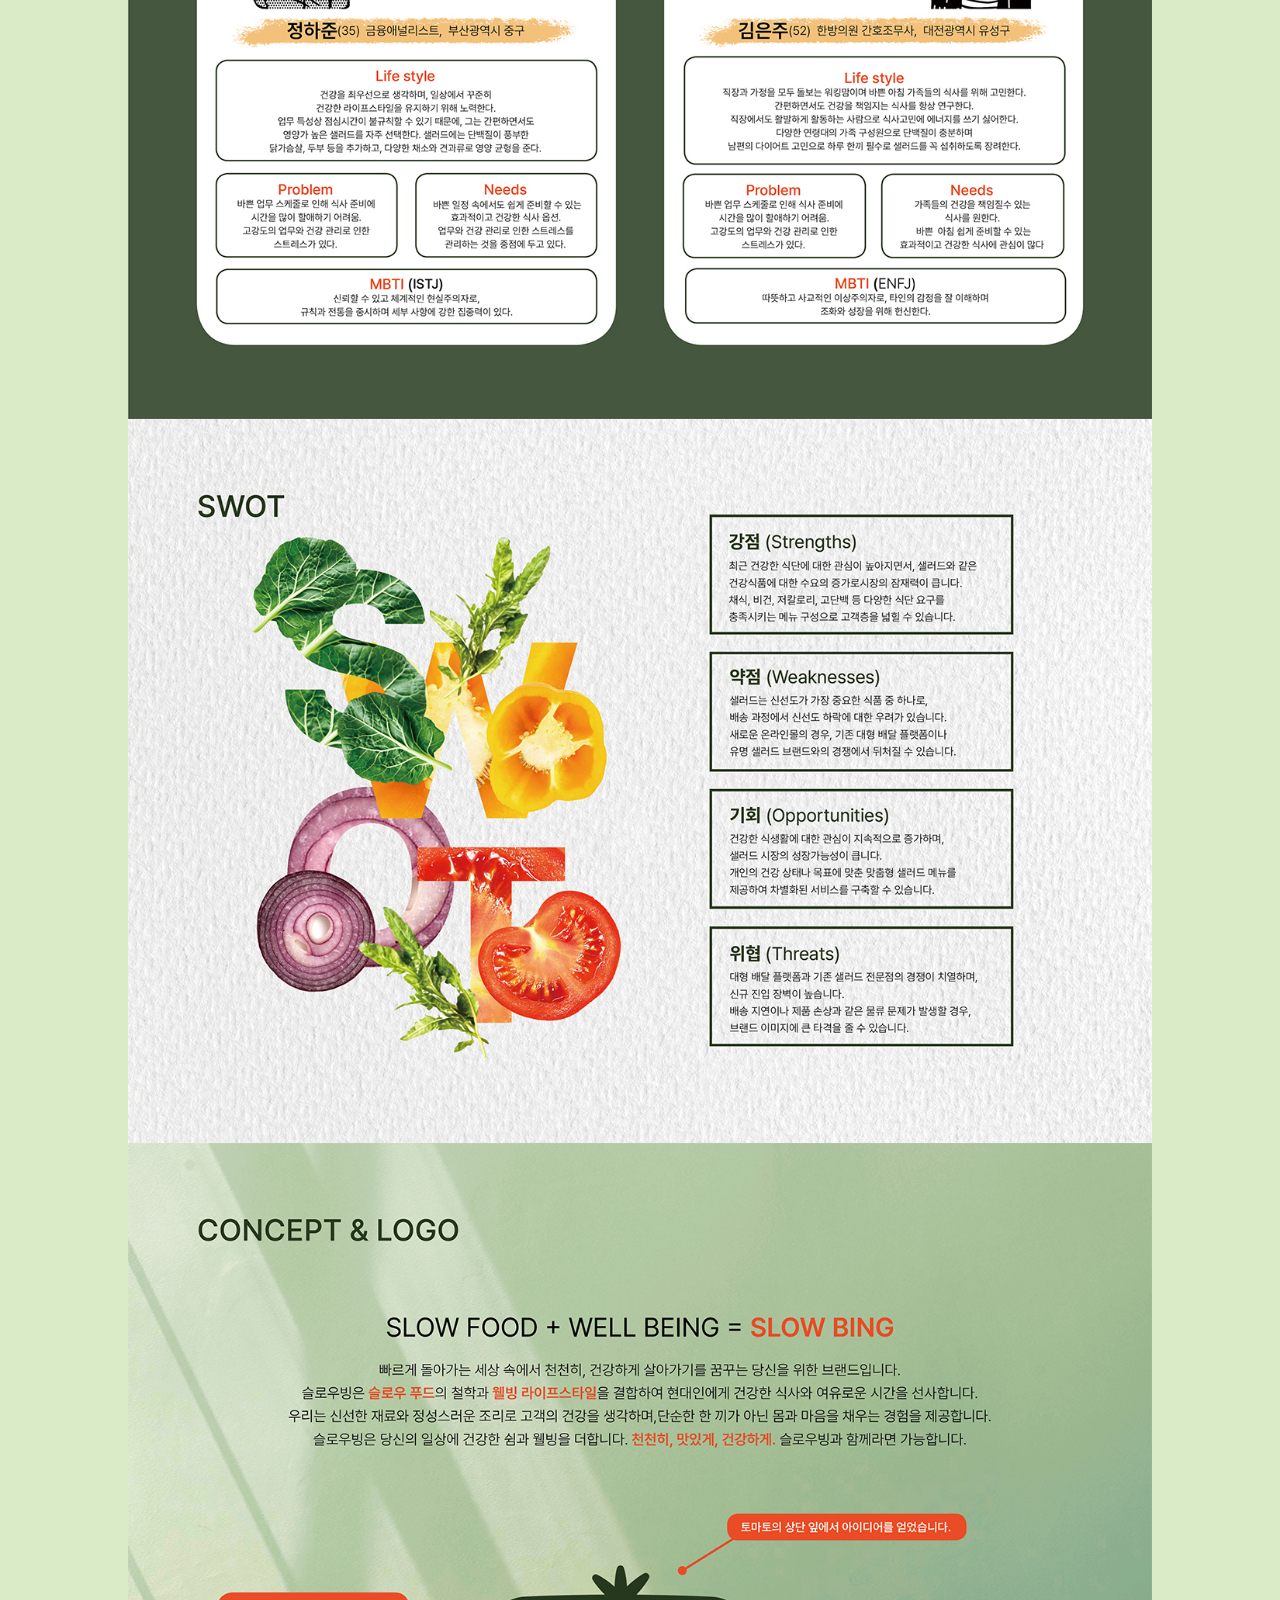
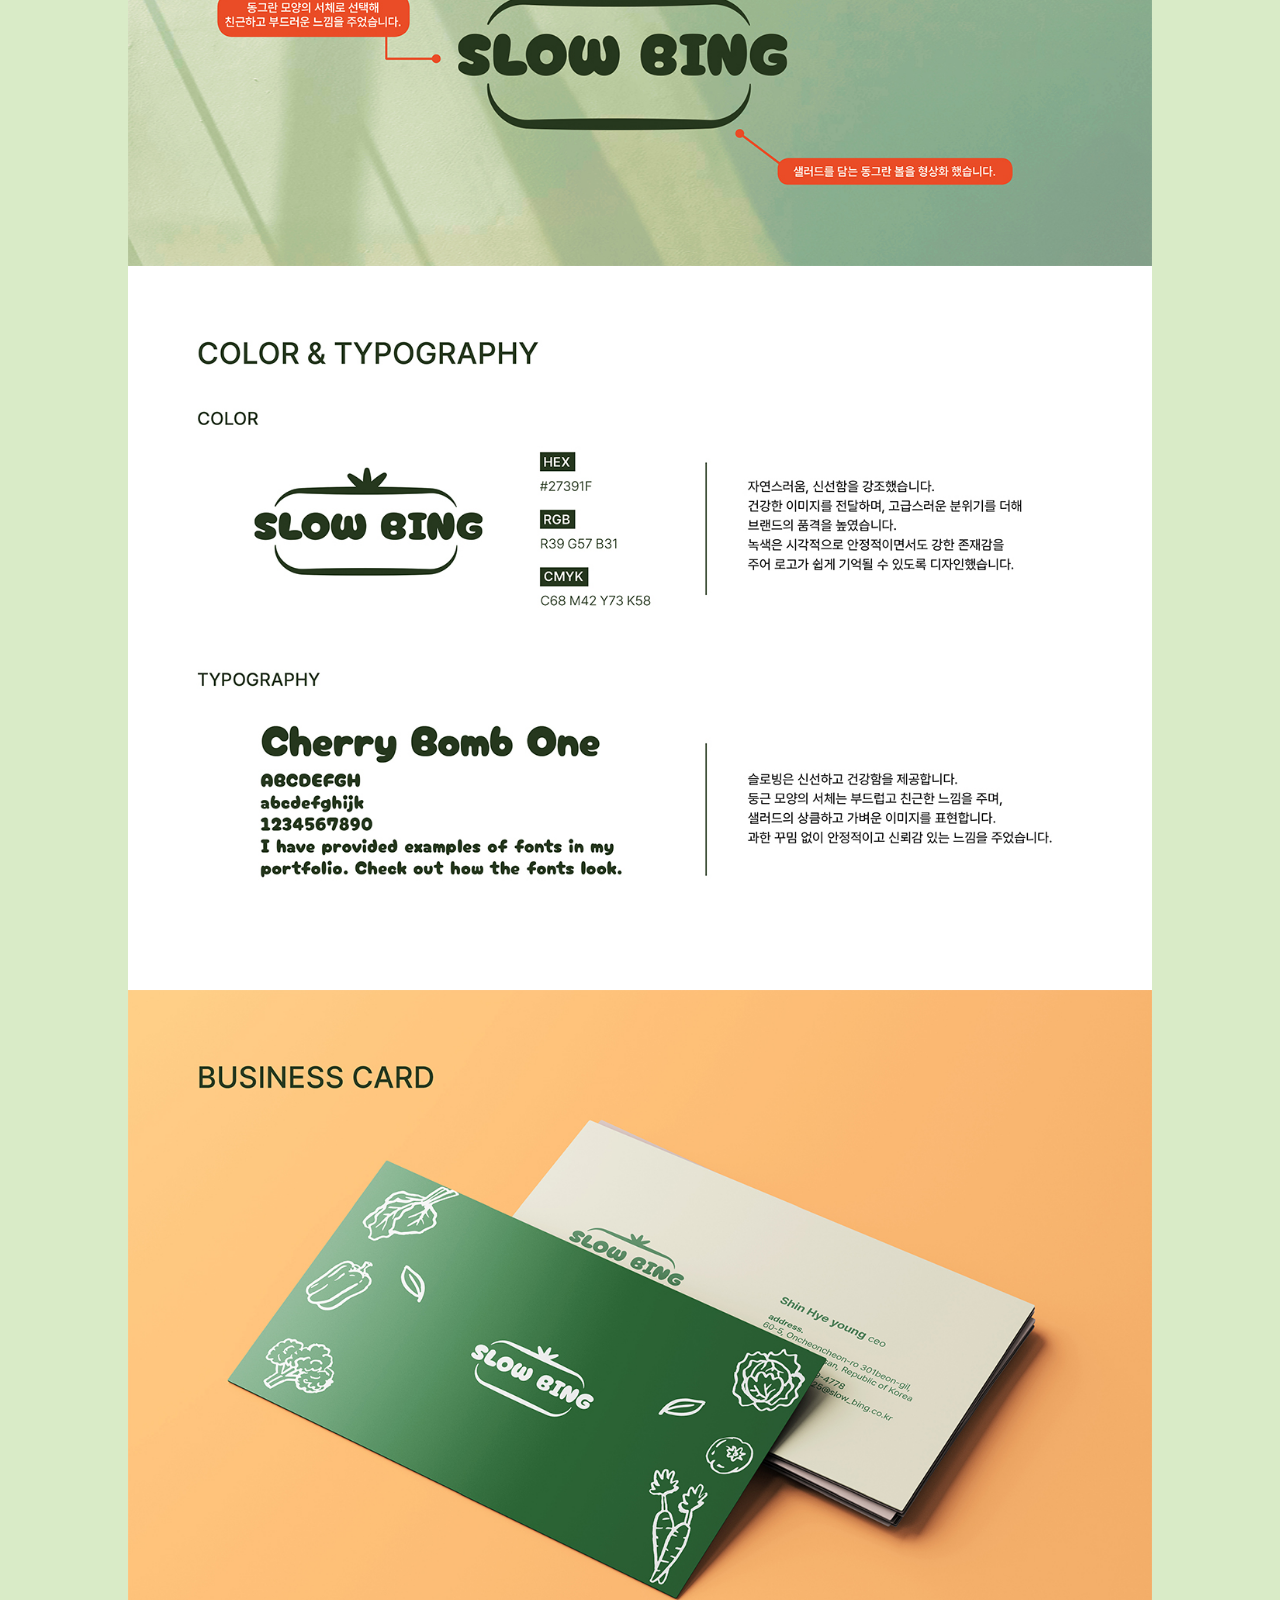
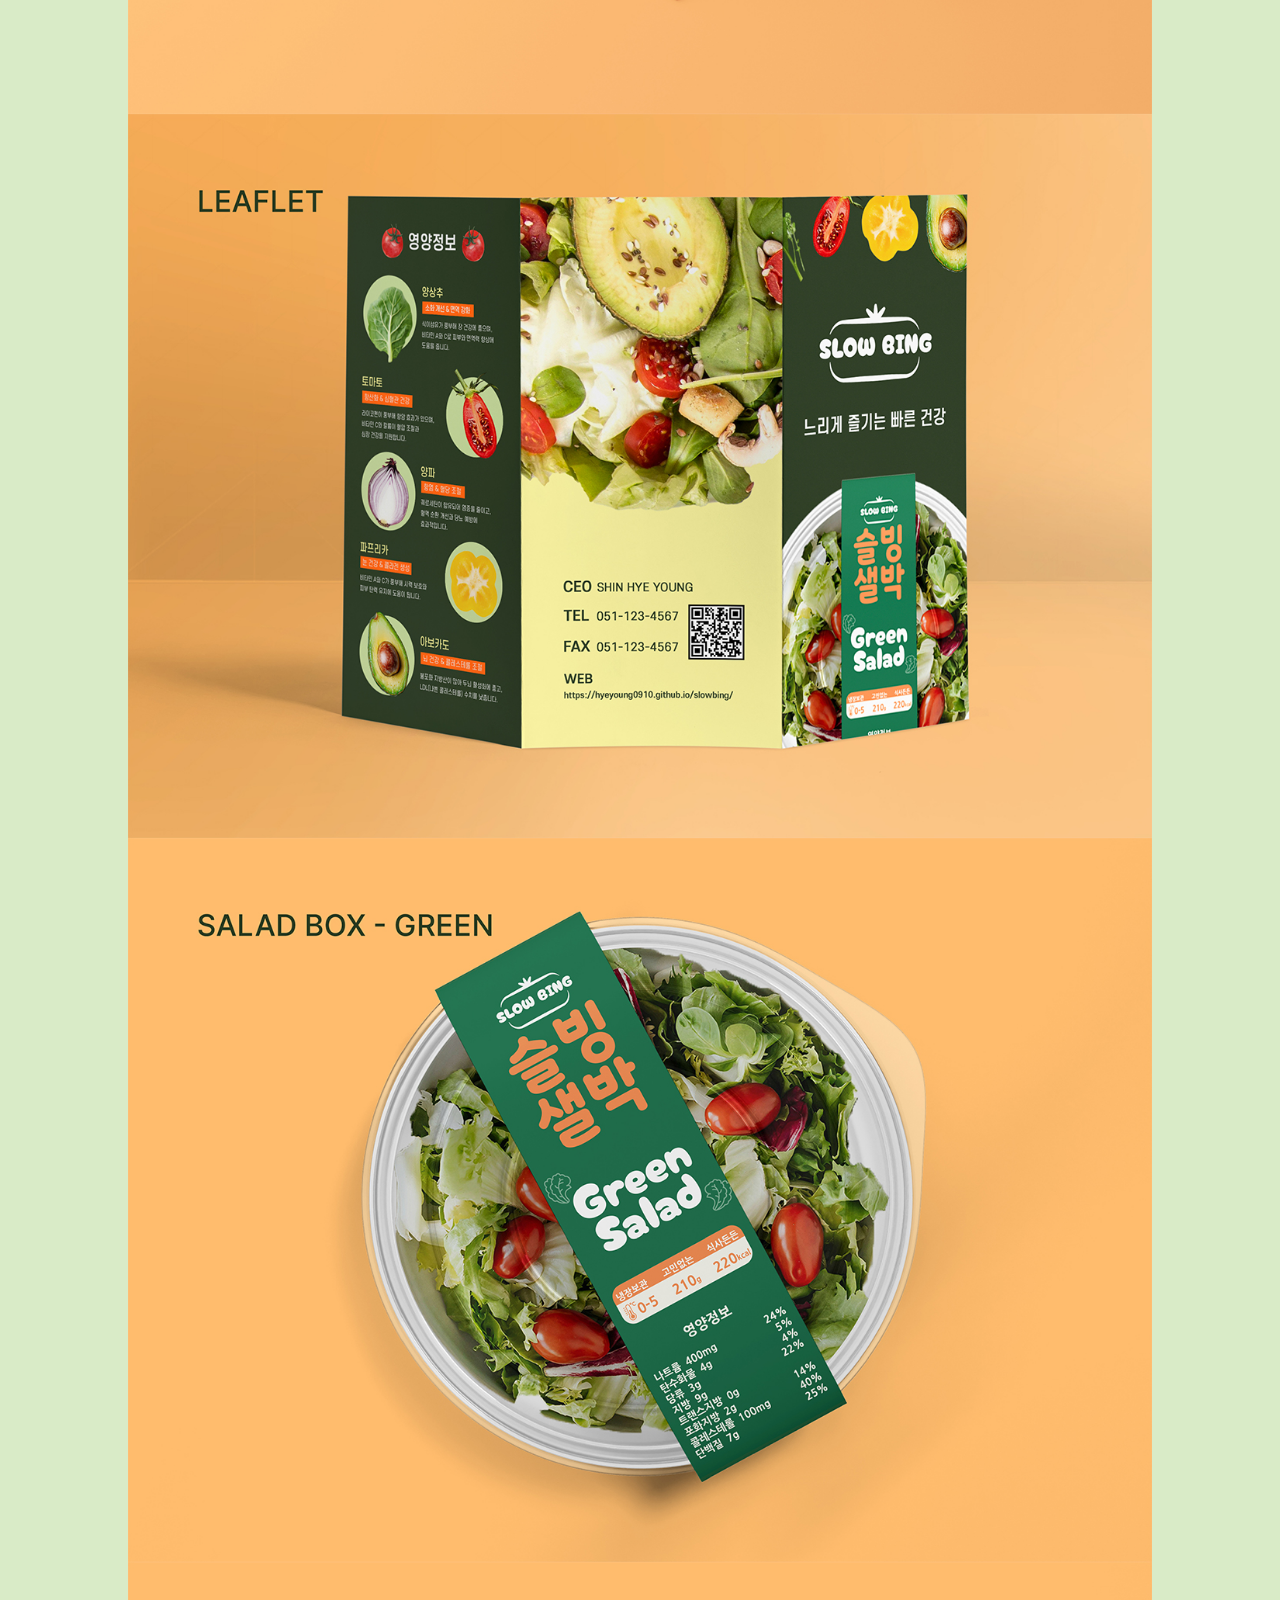
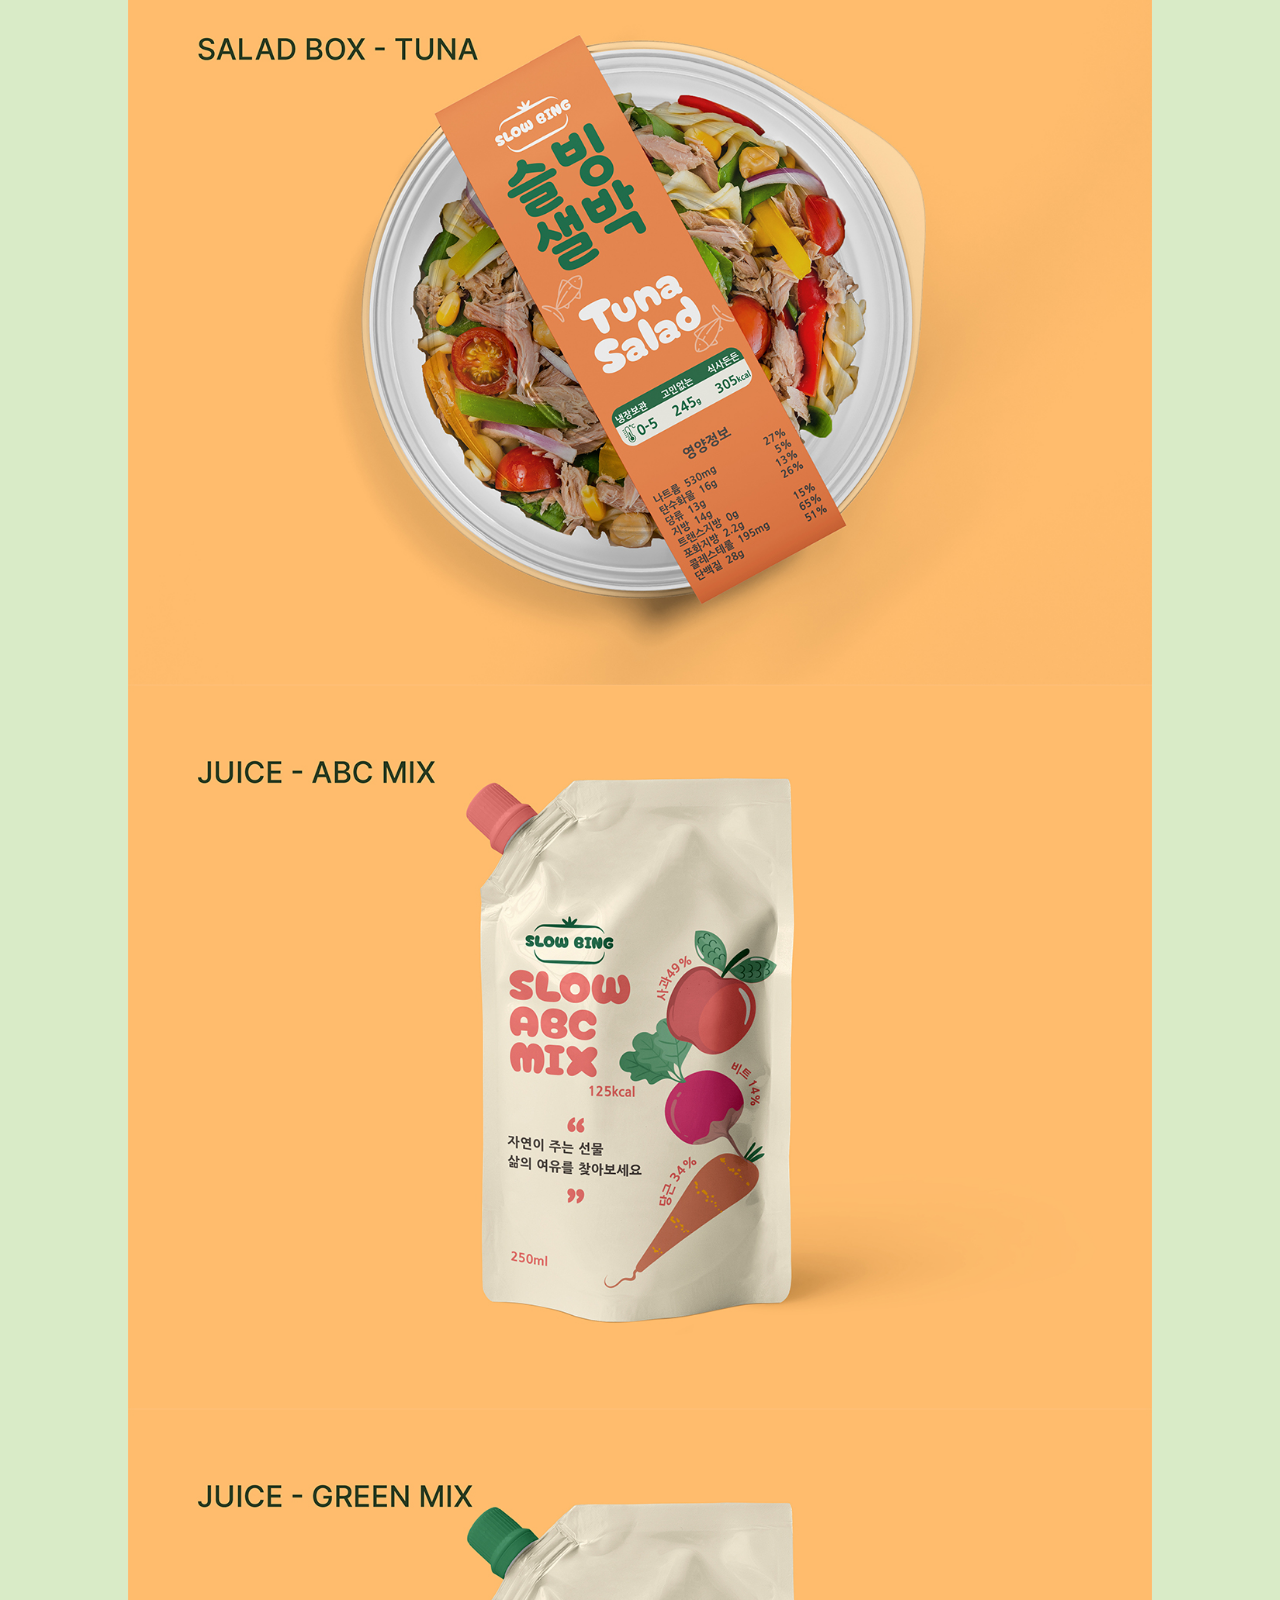
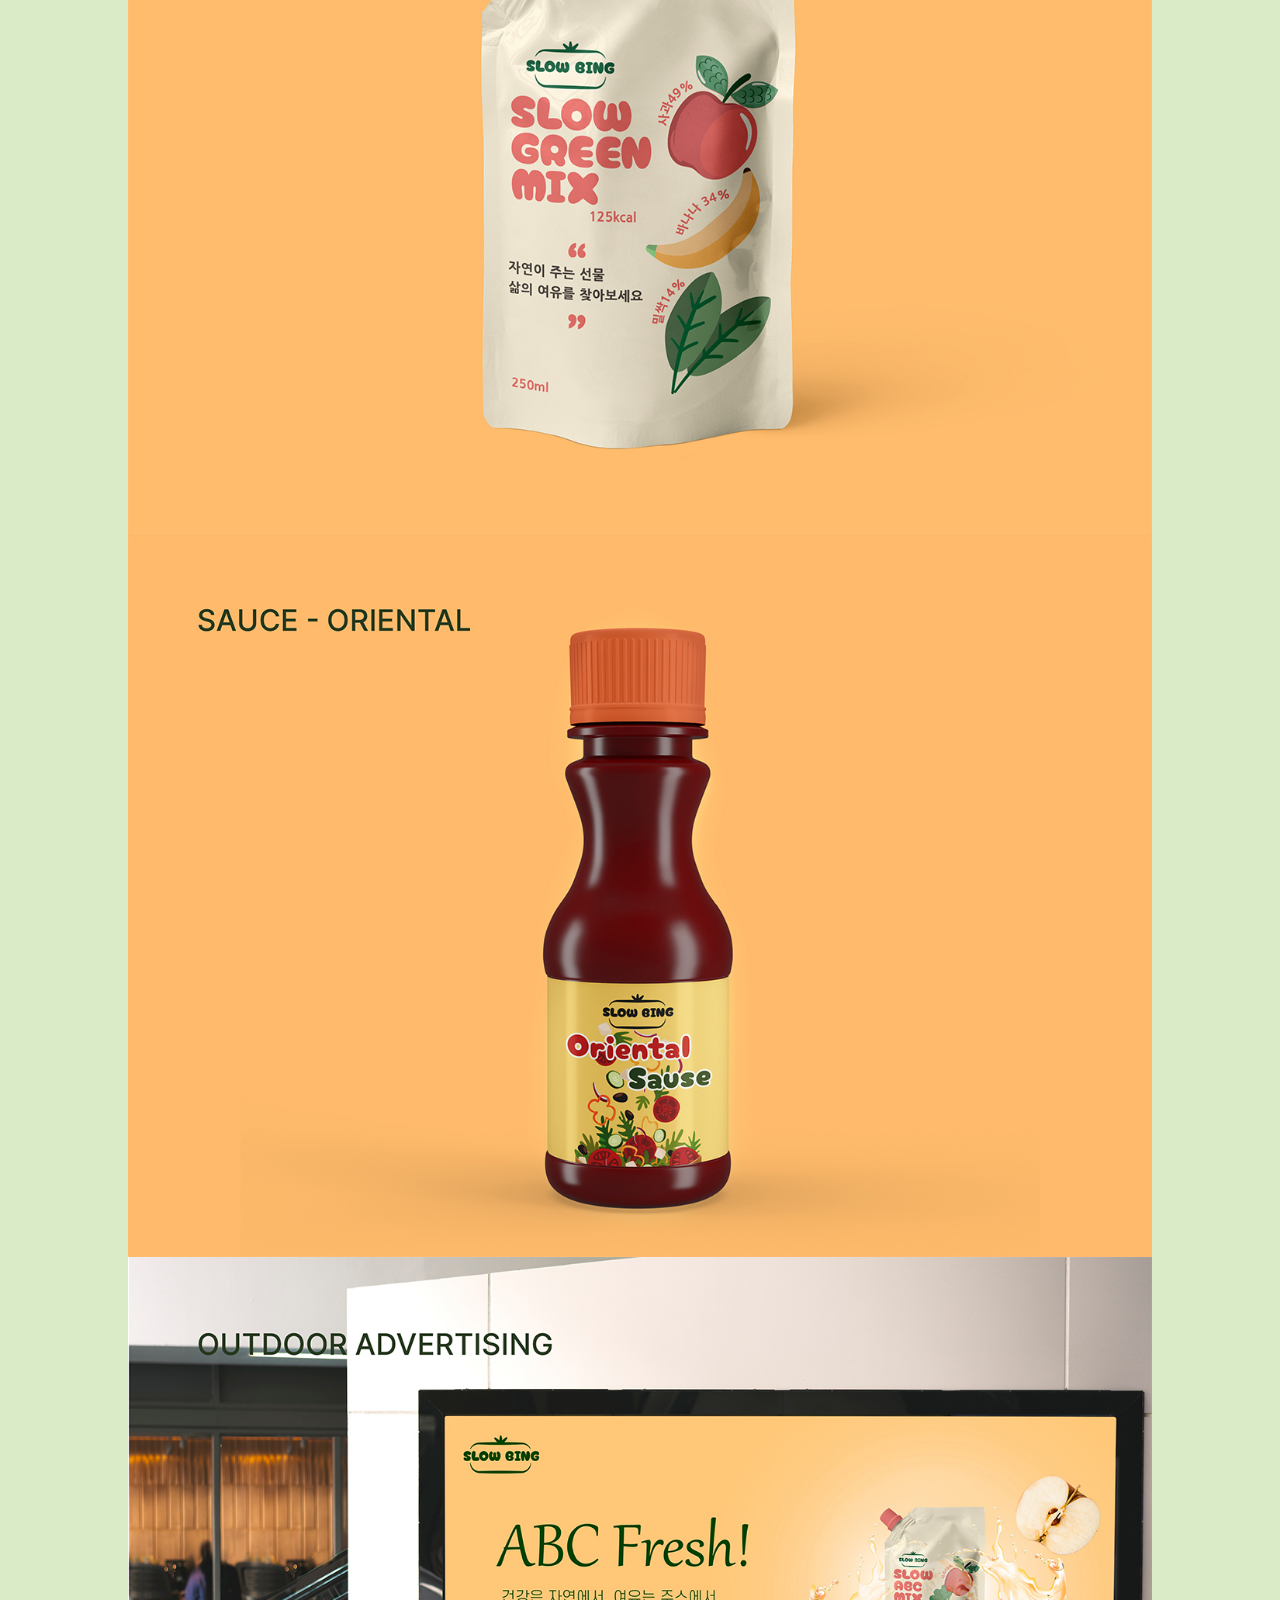
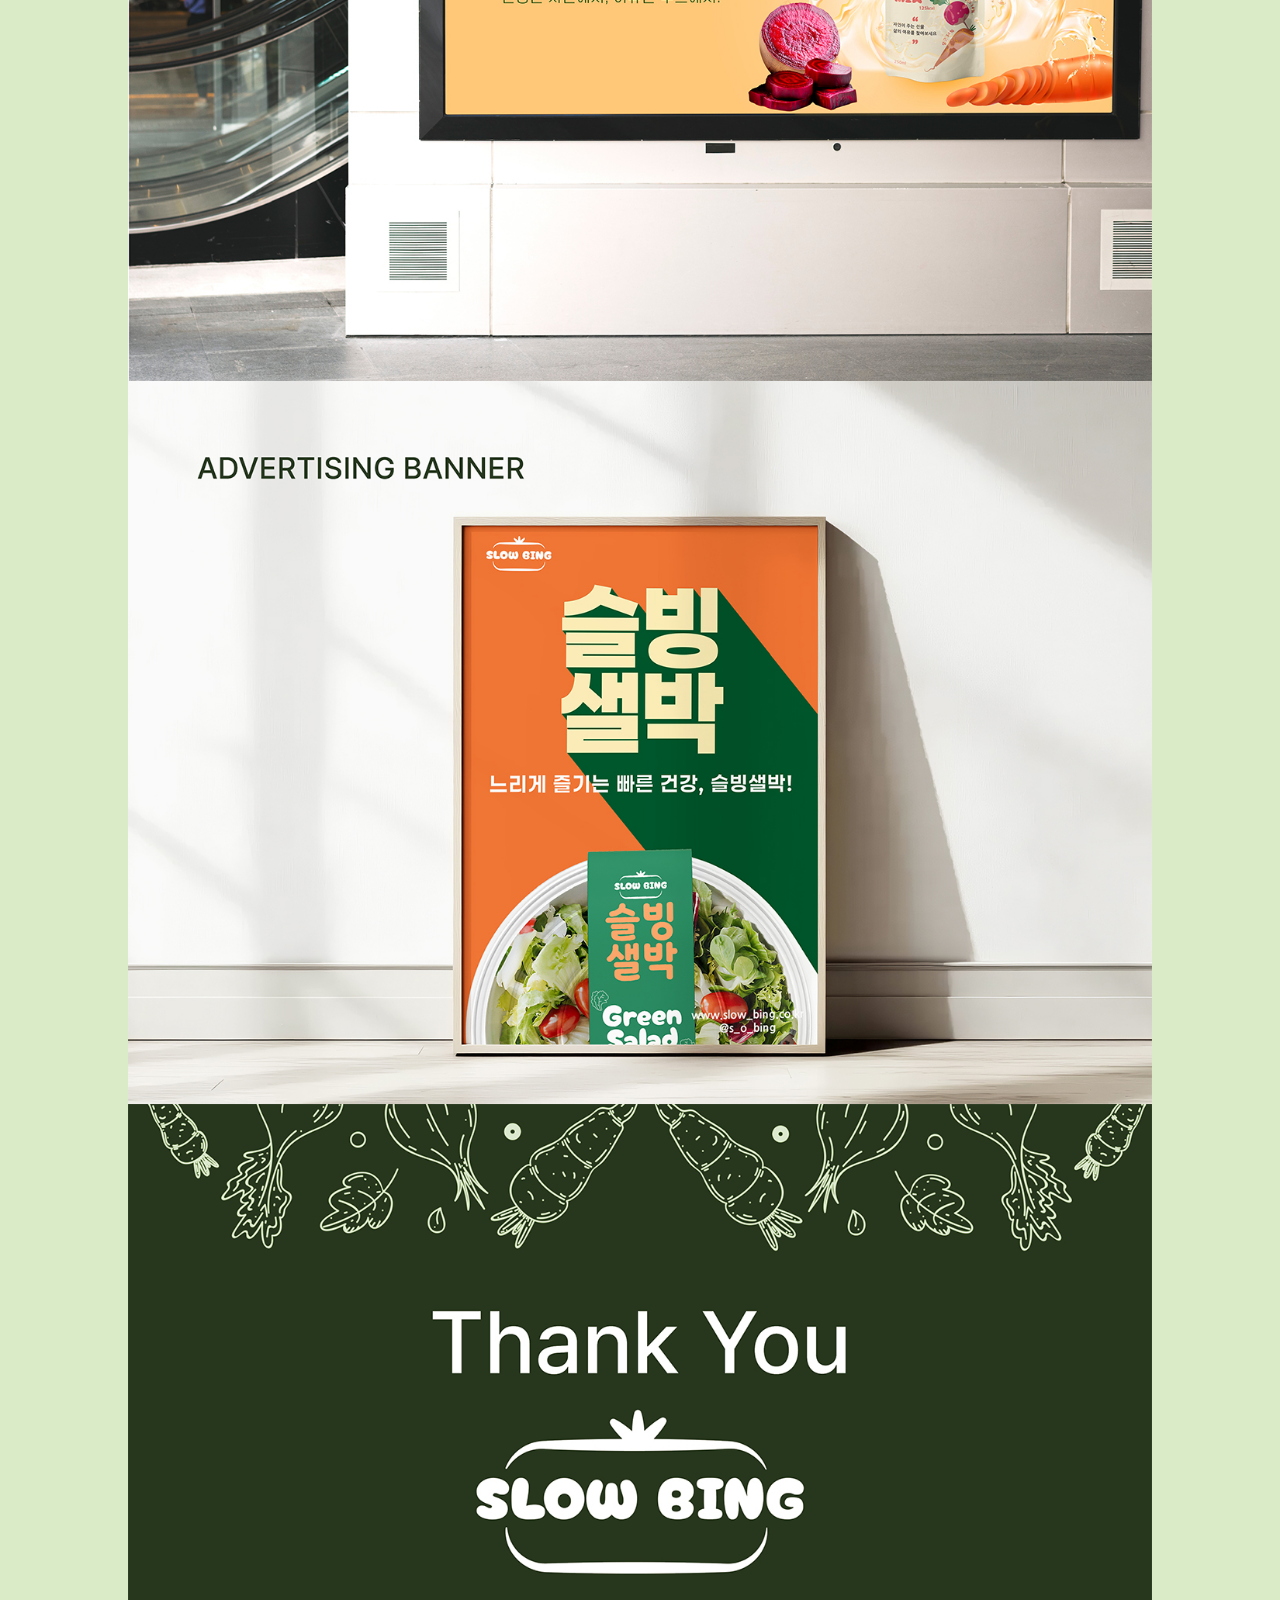
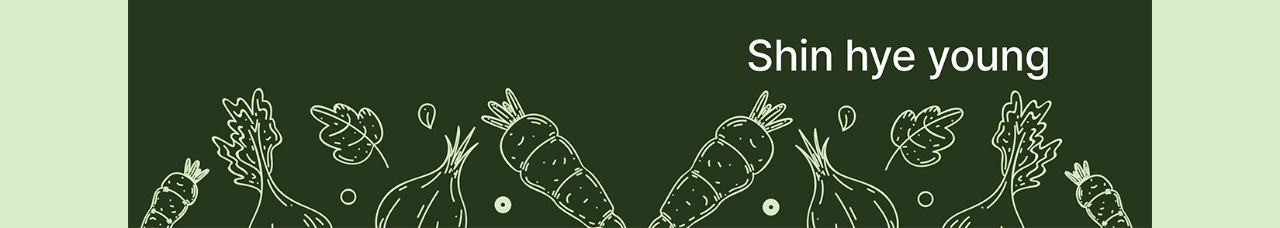
<file: guide/bibx.html>
<!DOCTYPE html>
<html lang="ko">
<head>
    <meta charset="UTF-8">
    <meta http-equiv="X-UA-Compatible" content="IE=edge">
    <meta name="viewport" content="width=device-width, initial-scale=1">
    <title>SLOWBING BI&BX</title>
    <link href="https://webfontworld.github.io/pretendard/Pretendard.css" rel="stylesheet">
    <link rel="stylesheet" href="./guide.css">
</head>
<body>
    <div class="brand1">
        <!-- bi 이미지 넣기(너비 1320px) -->
        <img src="./guide_img/page_number_X_3.jpg" alt="brand표지">
        <img src="./guide_img/page_number_X_4.jpg" alt="인덱스">
        <img src="./guide_img/page_number_X_5.jpg" alt="overview">
        <img src="./guide_img/page_number_X_6.jpg" alt="keyword">
        <img src="./guide_img/page_number_X_7.jpg" alt="persona">
        <img src="./guide_img/page_number_X_8.jpg" alt="swot">
        <img src="./guide_img/page_number_X_9.jpg" alt="Concept & logo">
        <img src="./guide_img/page_number_X_10.jpg" alt="Color & typography">
        <img src="./guide_img/page_number_X_11.jpg" alt="비즈니스카드">
        <img src="./guide_img/leaflet.jpg" alt="리플렛">
        <img src="./guide_img/page_number_X_12.jpg" alt="샐러드박스1">
        <img src="./guide_img/page_number_X_13.jpg" alt="샐러드박스2">
        <img src="./guide_img/page_number_X_14.jpg" alt="주스1">
        <img src="./guide_img/page_number_X_15.jpg" alt="주스2">
        <img src="./guide_img/page_number_X_16.jpg" alt="소스">
        <img src="./guide_img/page_number_X_17.jpg" alt="광고1">
        <img src="./guide_img/page_number_X_18.jpg" alt="광고2">
        <img src="./guide_img/lastpage.jpg" alt="thankyou">

        <!-- 버튼 -->
        <ul class="btn_1">
            
			<li><a href="#"><img src="./guide_img/top_btn.png" alt="탑버튼이미지"></a></li>
		</ul>
    </div>
</body>
</html>
</file>
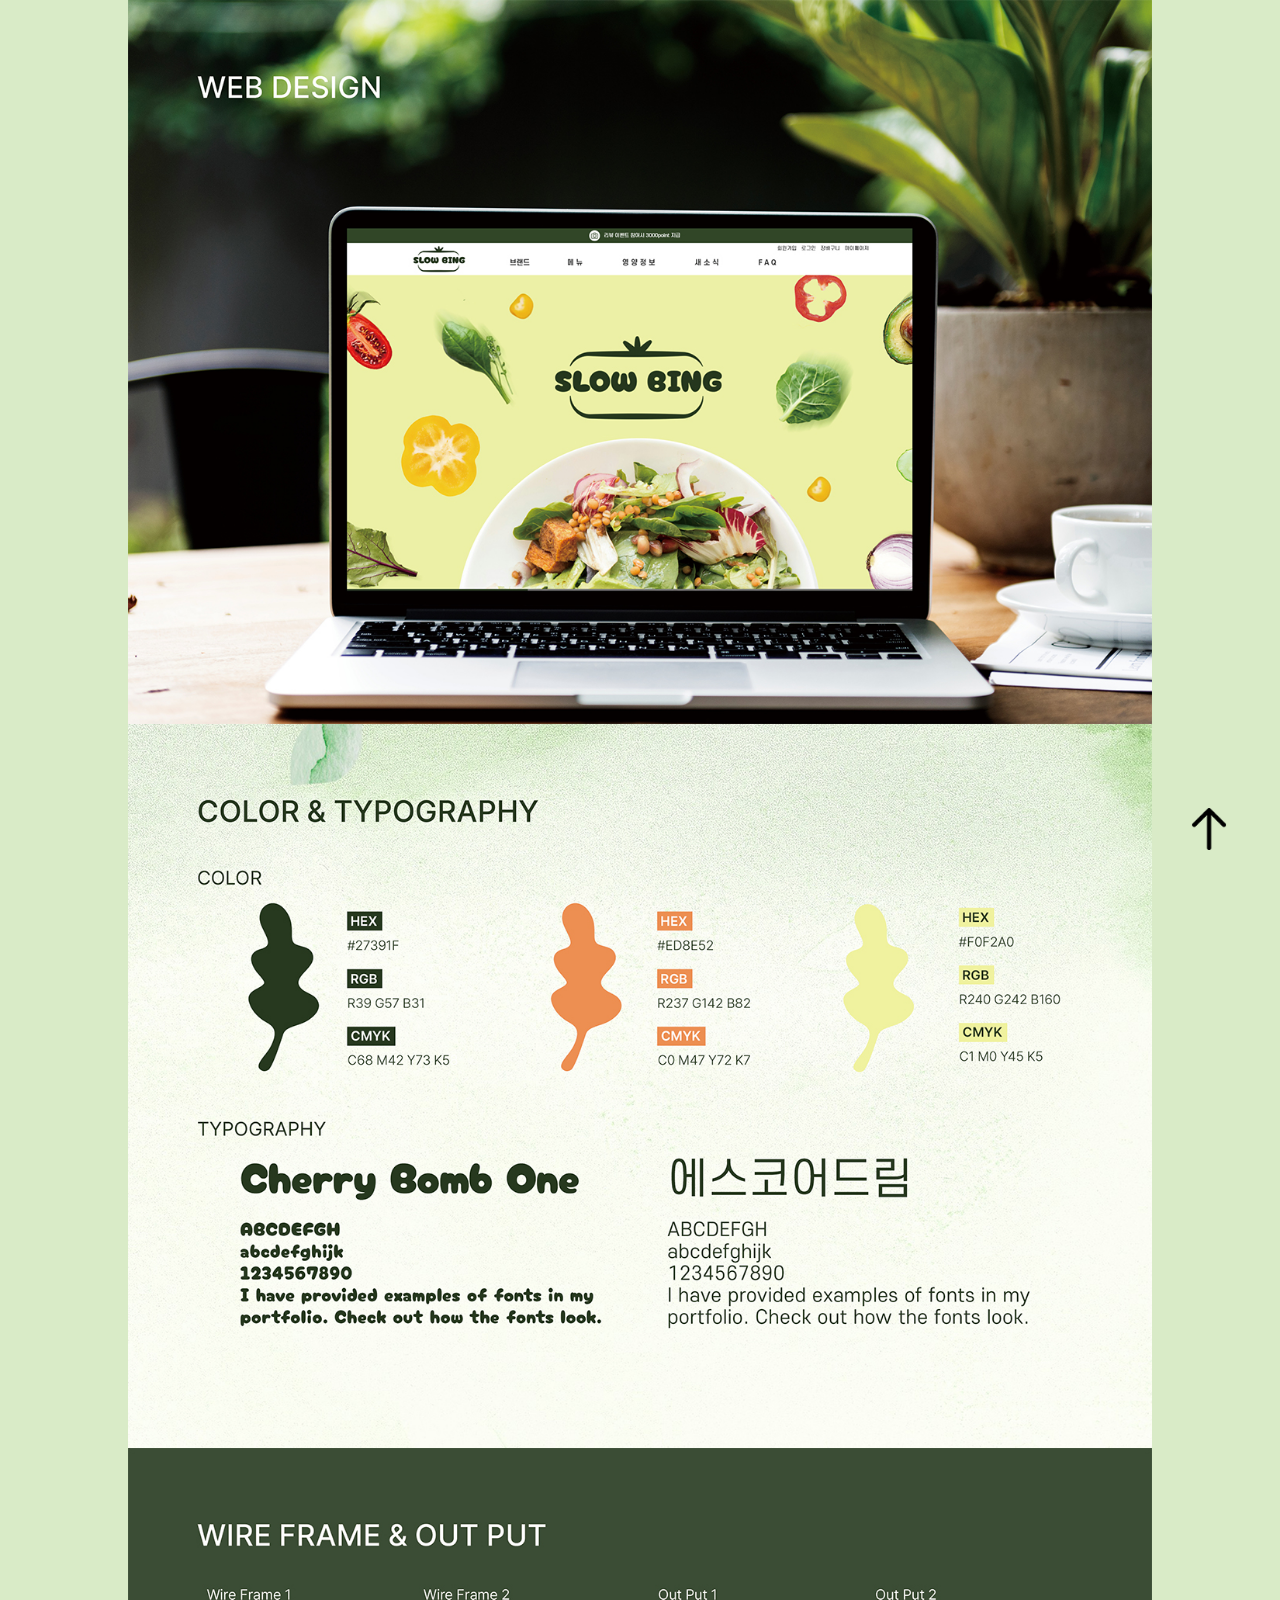
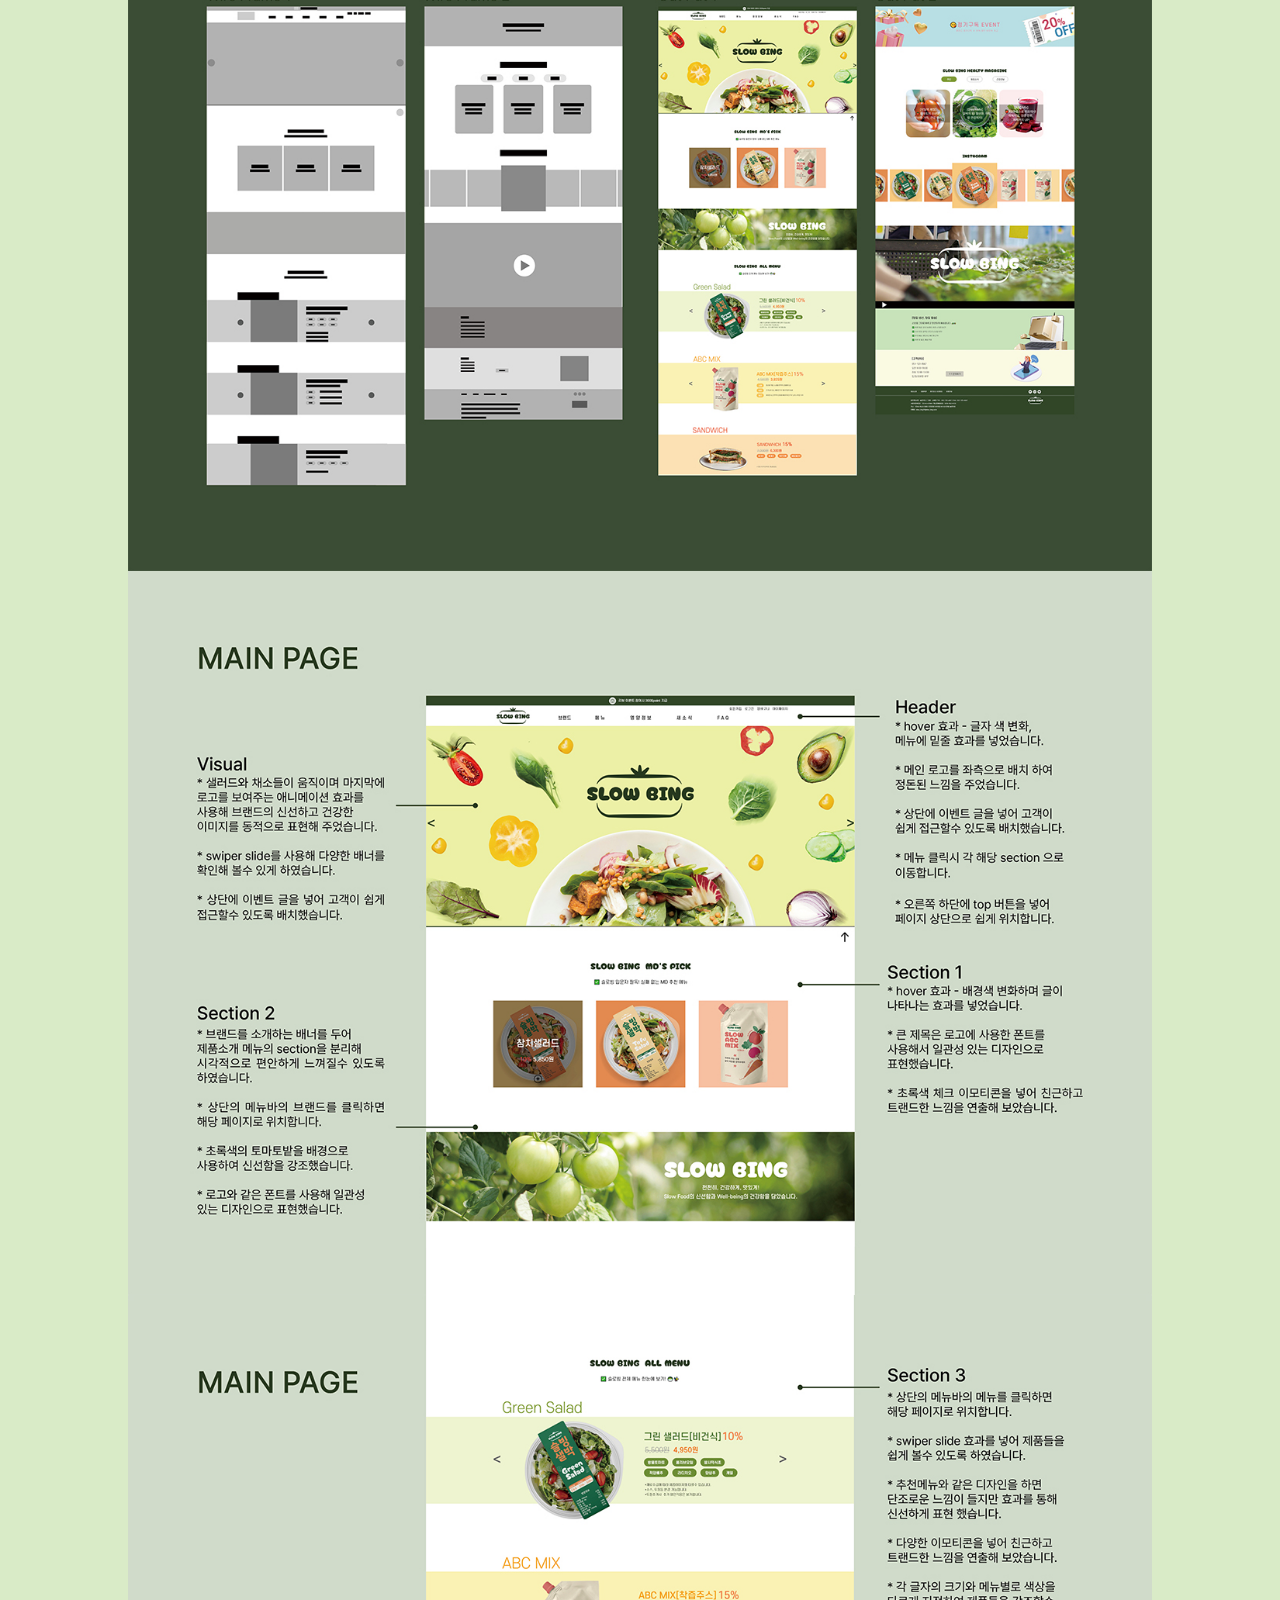
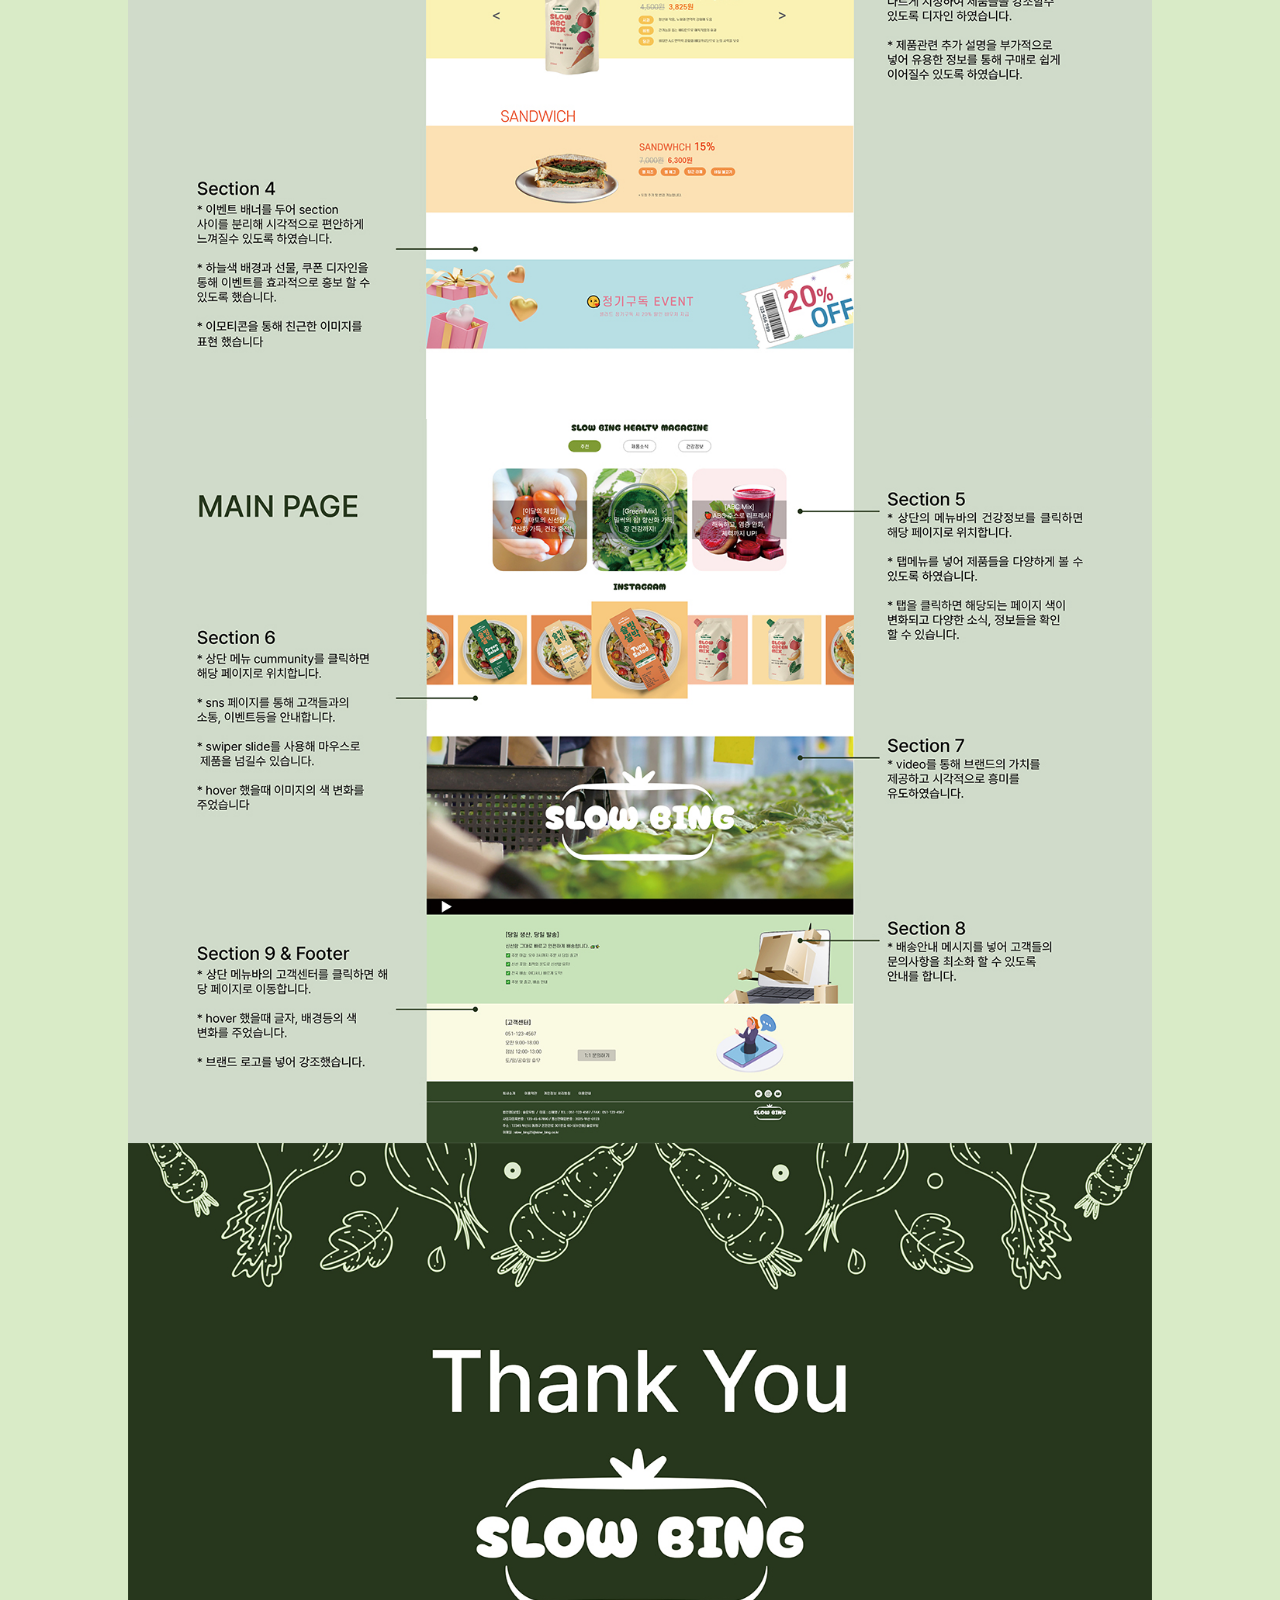
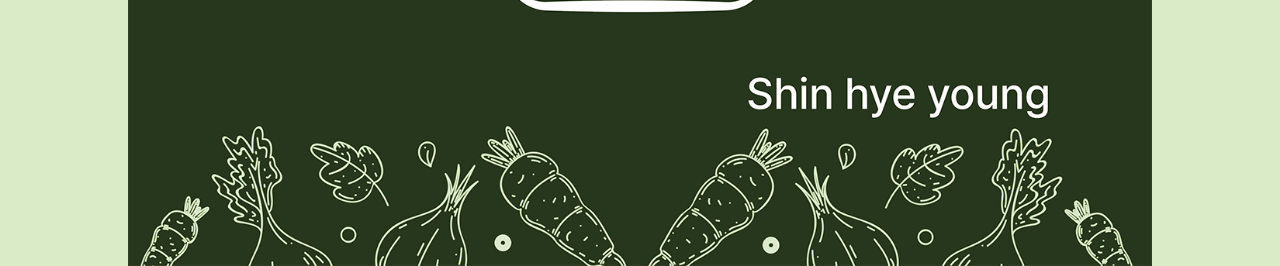
<file: guide/web.html>
<!DOCTYPE html>
<html lang="ko">
<head>
    <meta charset="UTF-8">
    <meta http-equiv="X-UA-Compatible" content="IE=edge">
    <meta name="viewport" content="width=device-width, initial-scale=1">
    <title>SLOWBING Web</title>
    <link href="https://webfontworld.github.io/pretendard/Pretendard.css" rel="stylesheet">
    <link rel="stylesheet" href="./guide.css">
</head>
<body>
    <div class="brand1">
        <img src="./guide_img/page_number_X_19-1.jpg" alt="웹디자인표지">
        <img src="./guide_img/page_number_X_20.jpg" alt="컬러&타이포">
        <img src="./guide_img/21X.jpg" alt="와이어프레임&아웃풋">
        <img src="./guide_img/page_number_X_22.jpg" alt="메인페이지1">
        <img src="./guide_img/page_number_X_23.jpg" alt="메인페이지2">
        <img src="./guide_img/24X.jpg" alt="메인페이지3">
        <img src="./guide_img/lastpage.jpg" alt="thankyou">
        

        <!-- 버튼 -->
        <ul class="btn_1">
			<li><a href="#"><img src="./guide_img/top_btn.png" alt="top_btn"></a></li>
			<!-- <li><a href="#">Top</a></li>
			<li><a href="../index.html#projects">Home</a></li> -->
		</ul>
    </div>
</body>
</html>
</file>
<file: detail01/detail_01.css>
@charset "UTF-8";

/* font */
@import url('https://spoqa.github.io/spoqa-han-sans/css/SpoqaHanSansNeo.css');

html{
	scroll-behavior: smooth;
}

* {
	padding: 0;
	margin: 0;
}

body {
	font-family: 'Spoqa Han Sans Neo', 'sans-serif';
	font-size: 14px;
	line-height: 1.5;
	color: #131316;
	min-width: 1200px;
}

ul {
	list-style: none;
}

a {
	text-decoration: none;
}
/* header */
header{
	width: 100%;
	position: fixed;
	top: 0;
	left: 0;
	background-color: rgba(255, 255, 255, 0.3);
	backdrop-filter: blur(5px);
	padding: 20px 0;
	display: flex;
	justify-content: center;
}

/* 상품 주문창 */
#product {
	width: 1200px;
	margin: 90px auto 0;
	padding-top: 30px;
	display: flex;
	justify-content: space-between;
}

.right h1 {
	font-weight: 500;
	font-size: 27px;
}

.right h2 {
	font-size: 24px;
	font-weight: 500;
	margin-top: 30px;
}

.right h3 {
	font-size: 16px;
	font-weight: 500;
	margin-top: 30px;
}

.right dl {
	margin: 10px 5px;
}

.right dt {
	padding-bottom: 5px;
}

.border {
	border-bottom: 1.5px solid #131316;
	padding-bottom: 20px;
}

.selectbox{
	margin: 20px 0;
	border-collapse: collapse;
	width: 100%;
}
.selectbox th{
	text-align: left;
	font-weight: 400;
}
.selectbox th, .selectbox td{
	padding: 10px 0;
}
.selectbox select{
	outline: none;
	width: 100%;
	padding: 10px;
}

.order {
	display: flex;
	justify-content: space-between;
	gap: 5px;
}

.order li{
	flex: 1;
	text-align: center;
}

.order li a {
	border: 1px #131316 solid;
	color: #131316;
	display: block;
	padding: 20px 0;
}

.order li:nth-child(2) a {
	background-color: #131316;
	color: #fff;
}

.order li a:hover {
	background-color: rgba(19, 19, 22, 0.5);
	color: #fff;
}


/* 상세페이지 */
.detail2_size{
	
	width: 704px;
	margin: 180px auto;
}

.main {
	width: 860px;
	margin: 180px auto;
}


/* 제품 정보 */
.info{
	width: 860px;
	margin: 0px auto 100px;
    box-sizing: border-box;
    padding: 0 20px;
}
.info h1 {
    font-size: 25px;
    font-weight: 400;
}
.info h2 {
    font-weight: 500;
    font-size: 20px;
	padding: 35px 0 8px;
	border-bottom: 1px solid #131316bf;
	margin-bottom: 14px;
}
.info ol{
	list-style: decimal inside;
}

.info .ol_in{
	padding-left: 20px;
	list-style: circle inside;
}


/* 푸터 */
.footer {
	background-color: #131316;
	padding: 20px 0;
}
.footer img{
	display: block;
	margin: auto;
	width: 100px;
	filter: brightness(10);
}


/* 탑 버튼 */
.top_btn{
	position: fixed;
	right: 50px;
	bottom: 50px;
	z-index: 99;
}
.top_btn img{
	display: block;
	width: 50px;
}
</file>
<file: guide/guide.css>
*{margin:0; padding:0;}
a{text-decoration:none;}
body{
    font-family: 'Pretendard';
    font-size: 16px;
    line-height: 26px;
}

/* 배경색상 */
.brand1{
    background-color: 	 #d9ebc7;
}

/* 이미지 크기 */
img{
    width: 80%;
	max-width:1320px;
    display: block;
    margin: auto;
}

/* 버튼 */
.btn_1 {
	list-style: none;
	position: fixed;
	bottom: 50px;
	right: 50px;
	text-align: center;
	z-index: 99;
}

/* .btn_1 li {
	margin: 10px;
}

.btn_1 li a {
	display: inline-block;
	padding: 10px 20px;
	border-radius: 10px;
	box-shadow: 2px 2px 5px rgba(0, 0, 0, 0.3);
	background: #fff;
	color: #6a5445;
	border: 2px solid #6a5445;
	font-weight: bold;
}

.btn_1 li a:hover{
	background-color: #6a5445;
	color: #fff;
} */
</file>
